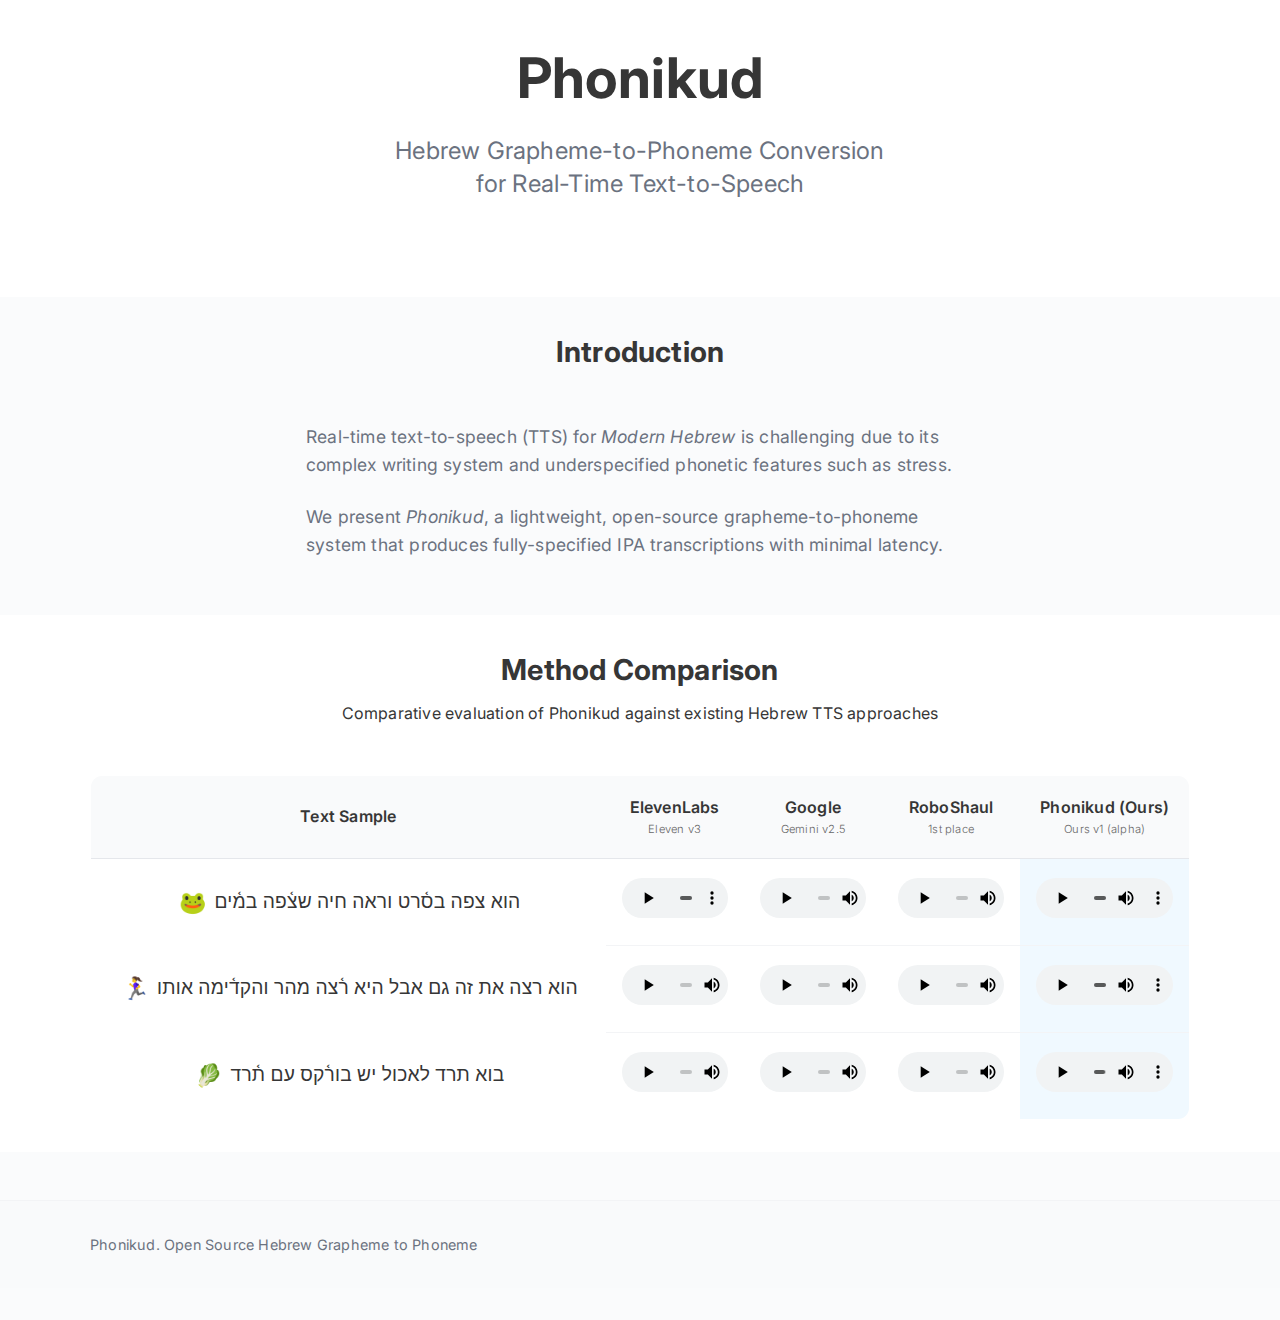
<file: material-supplementary/index.html>
<!DOCTYPE html>
<html lang="en">

<head>
    <meta charset="utf-8" />
    <meta name="viewport" content="width=device-width, initial-scale=1" />

    <!-- Page Title -->
    <title>
        Phonikud: Hebrew Grapheme-to-Phoneme Conversion for Real-Time
        Text-to-Speech
    </title>


    <!-- Favicon -->
    <link rel="icon" type="image/x-icon" href="./media/favicon.ico" />

    <!-- Fonts & Icons -->
    <link
        href="https://fonts.googleapis.com/css2?family=Inter:wght@300;400;500;600;700&family=JetBrains+Mono:wght@400;500&display=swap"
        rel="stylesheet" />
    <link href="https://cdnjs.cloudflare.com/ajax/libs/font-awesome/6.4.0/css/all.min.css" rel="stylesheet" />

    <!-- CSS -->
    <link rel="stylesheet" href="assets/styles.css" />
    <link href="https://fonts.googleapis.com/css2?family=Noto+Sans:wght@400;600&amp;display=swap" rel="stylesheet">
</head>
<body>
    <!-- Hero Section -->
    <section class="hero main-hero">
        <div class="container">
            <div class="hero-content">
                <h1>Phonikud</h1>
                <p class="hero-subtitle">
                    Hebrew Grapheme-to-Phoneme Conversion <br />for Real-Time
                    Text-to-Speech
                </p>
        </div>
    </section>

    <!-- Abstract Section -->
    <section class="abstract">
        <div class="container">
            <div class="section-header">
                <h2 class="section-title">Introduction</h2>
            </div>
            <div class="abstract-content">
                <p>
                    Real-time text-to-speech (TTS) for <em>Modern Hebrew</em> is challenging due to its complex writing system and underspecified phonetic features such as stress.
                </p>
                <p>
                    We present <em>Phonikud</em>, a lightweight, open-source grapheme-to-phoneme system that produces fully-specified IPA transcriptions with minimal latency.
                </p>
            </div>
        </div>
    </section>

    <!-- Comparison Section -->
    <section class="comparison">
        <div class="container">
            <div class="section-header">
                <h2 class="section-title">Method Comparison</h2>
                <p>
                    Comparative evaluation of Phonikud against existing Hebrew TTS
                    approaches
                </p>
            </div>

            <table class="comparison-table">
     <thead>
    <tr>
        <th>
            Text Sample
        </th>
        <th>
            ElevenLabs
            <div class="caption">Eleven v3</div>
        </th>
        <th>
            Google
            <div class="caption">Gemini v2.5</div>
        </th>
        <th>
            RoboShaul
            <div class="caption">1st place</div>
        </th>
        <th class="method-ours">
            Phonikud (Ours)
            <div class="caption">Ours v1 (alpha)</div>
        </th>
    </tr>
</thead>
                <tbody>
                    <tr>
                        <td class="hebrew-text">
                          הוא צפה בס֫רט וראה חיה שצ֫פה במ֫ים  <span class="emoji">🐸</span>
                        </td>

                        <td class="method-eleven">
                            <audio controls>
                                <source src="samples/eleven_1.mp3" type="audio/wav" />
                            </audio>
                        </td>
                        <td class="method-roboshul">
                            <audio controls>
                                <source src="samples/google_1.opus" type="audio/wav" />
                            </audio>
                        </td>
                        <td class="method-lohtm">
                            <audio controls>
                                <source src="samples/roboshaul_1.opus" type="audio/wav" />
                            </audio>
                        </td>
                        <td class="method-ours">
                            <audio controls>
                                <source src="./samples/phonikud_1.m4a" type="audio/wav" />
                            </audio>
                        </td>
                    </tr>
                    <tr>
                        <td class="hebrew-text">
                            הוא רצה את זה גם אבל היא ר֫צה מהר והקד֫ימה אותו <span class="emoji">🏃‍♀️</span>
                        </td>
                        <td class="method-mms">
                            <audio controls>
                                <source src="samples/eleven_2.opus" type="audio/wav" />
                            </audio>
                        </td>
                        <td class="method-roboshul">
                            <audio controls>
                                <source src="samples/google_2.opus" type="audio/wav" />
                            </audio>
                        </td>
                        <td class="method-lohtm">
                            <audio controls>
                                <source src="samples/roboshaul_2.opus" type="audio/wav" />
                            </audio>
                        </td>
                        <td class="method-ours">
                            <audio controls>
                                <source src="samples/phonikud_2.m4a" type="audio/wav" />
                            </audio>
                        </td>
                    </tr>
                    <tr>
                        <td class="hebrew-text">
                            בוא תרד לאכול יש בור֫קס עם ת֫רד <span class="emoji">🥬</span>
                        </td>
                        <td class="method-mms">
                            <audio controls>
                                <source src="samples/eleven_3.opus" type="audio/wav" />
                            </audio>
                        </td>
                        <td class="method-roboshul">
                            <audio controls>
                                <source src="samples/google_3.opus" type="audio/wav" />
                            </audio>
                        </td>
                        <td class="method-lohtm">
                            <audio controls>
                                <source src="samples/roboshaul_3.opus" type="audio/wav" />
                            </audio>
                        </td>
                        <td class="method-ours">
                            <audio controls>
                                <source src="samples/phonikud_3.m4a" type="audio/wav" />
                            </audio>
                        </td>
                    </tr>
                </tbody>
            </table>
        </div>
    </section>

    <!-- Footer -->
    <footer class="footer">
        <div class="container">
            <div class="footer-content">
                <div class="footer-left">
                    <p class="copyright">Phonikud. Open Source Hebrew Grapheme to Phoneme</p>
                </div>
            </div>
        </div>
    </footer>

    <script src="assets/single-media-playback.js"></script>
</body>

</html>
</file>
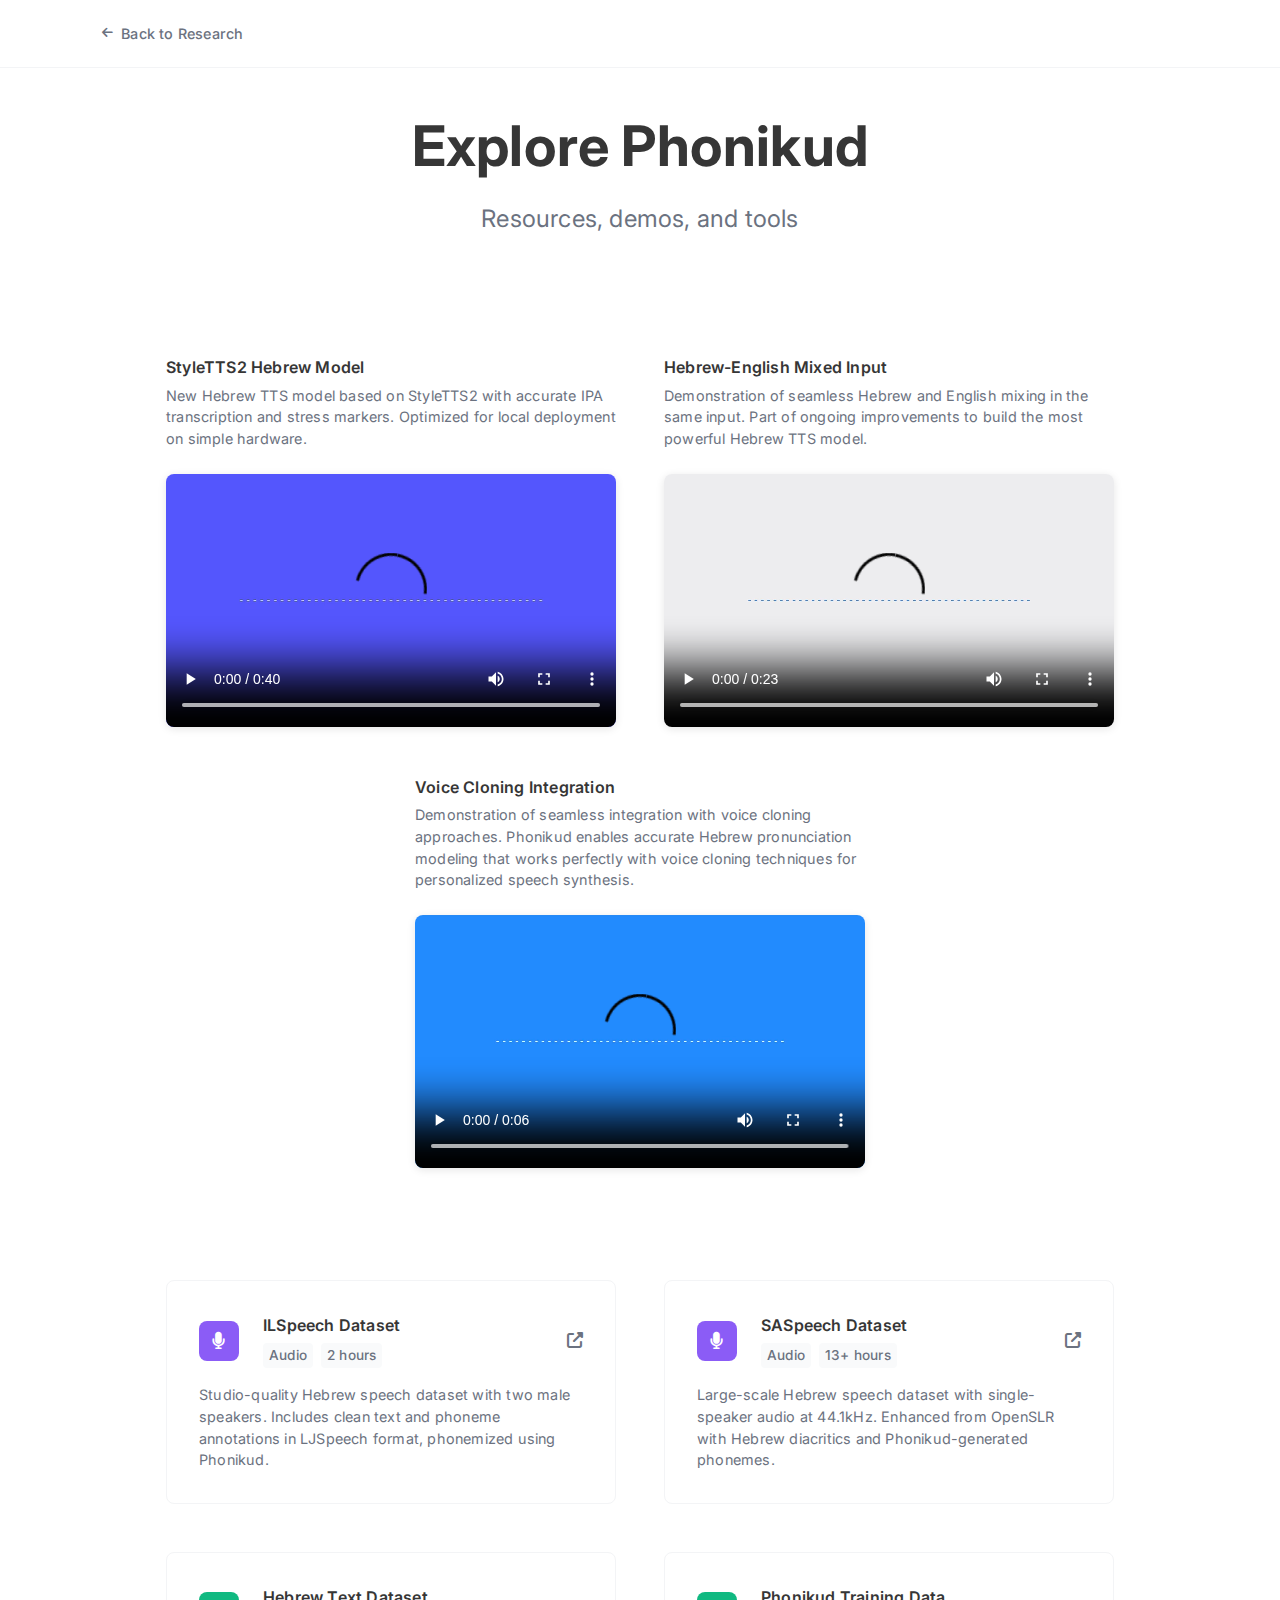
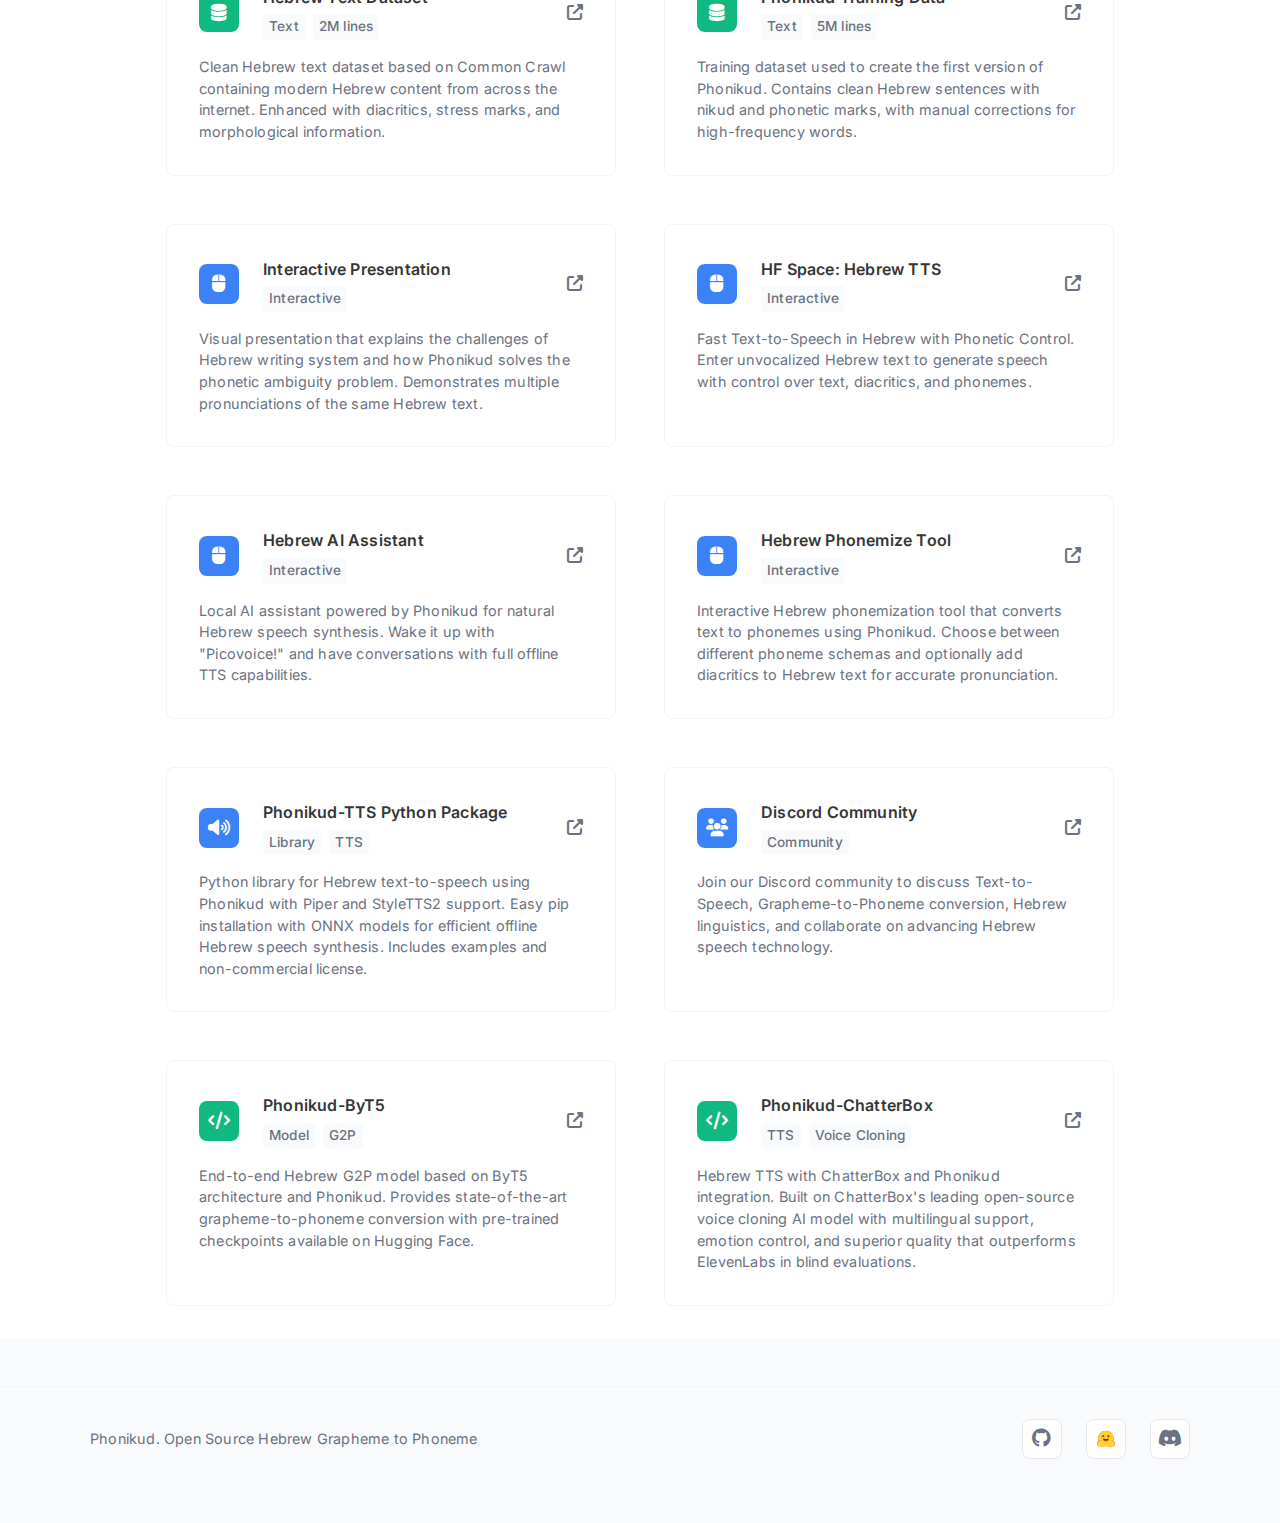
<file: web/explore.html>
<!DOCTYPE html>
<html lang="en">

<head>
    <meta charset="utf-8" />
    <meta name="viewport" content="width=device-width, initial-scale=1" />

    <!-- Page Title -->
    <title>Explore Phonikud - Resources, Demos & Tools</title>

    <!-- SEO Meta Tags -->
    <meta name="description"
        content="Explore Phonikud resources including datasets, interactive demos, tools, and community content for Hebrew text-to-speech and G2P systems." />
    <meta name="keywords"
        content="Phonikud resources, Hebrew TTS demos, G2P tools, datasets, interactive demos, Hebrew linguistics" />

    <!-- Open Graph -->
    <meta property="og:url" content="https://phonikud.github.io/explore.html" />
    <meta property="og:type" content="website" />
    <meta property="og:title" content="Explore Phonikud - Resources, Demos & Tools" />
    <meta property="og:description"
        content="Explore Phonikud resources including datasets, interactive demos, tools, and community content for Hebrew text-to-speech and G2P systems." />
    <meta property="og:image" content="https://thewh1teagle.github.io/phonikud-paper/media/architecture.png" />

    <!-- Favicon -->
    <link rel="icon" type="image/x-icon" href="./media/favicon.ico" />

    <!-- Fonts & Icons -->
    <link
        href="https://fonts.googleapis.com/css2?family=Inter:wght@300;400;500;600;700&family=JetBrains+Mono:wght@400;500&display=swap"
        rel="stylesheet" />
    <link href="https://cdnjs.cloudflare.com/ajax/libs/font-awesome/6.4.0/css/all.min.css" rel="stylesheet" />

    <!-- CSS -->
    <link rel="stylesheet" href="styles.css" />
    <link rel="stylesheet" href="showcase-styles.css" />
</head>

<body>
    <!-- Breadcrumb -->
    <div class="breadcrumb-nav">
        <div class="container">
            <a href="index.html" class="back-link">
                <i class="fas fa-arrow-left"></i>
                <span>Back to Research</span>
            </a>
        </div>
    </div>

    <!-- Hero Section -->
    <section class="hero">
        <div class="container">
            <div class="hero-content">
                <h1>Explore Phonikud</h1>
                <p class="hero-subtitle">
                    Resources, demos, and tools
                </p>
            </div>
        </div>
    </section>

    <!-- Demos Section -->
    <section class="demos">
        <div class="container">
            <div class="demo-items">
                <div class="demo-item">
                    <h3 class="demo-title">StyleTTS2 Hebrew Model</h3>
                    <p class="demo-description">New Hebrew TTS model based on StyleTTS2 with accurate IPA transcription and stress markers. Optimized for local deployment on simple hardware.</p>
                    <div class="demo-video-container">
                        <video controls class="demo-video">
                            <source src="media/long-form-jerusalem.mp4" type="video/mp4">
                            Your browser does not support the video tag.
                        </video>
                    </div>
                </div>

                <div class="demo-item">
                    <h3 class="demo-title">Hebrew-English Mixed Input</h3>
                    <p class="demo-description">Demonstration of seamless Hebrew and English mixing in the same input. Part of ongoing improvements to build the most powerful Hebrew TTS model.</p>
                    <div class="demo-video-container">
                        <video controls class="demo-video">
                            <source src="media/mixed-english.mp4" type="video/mp4">
                            Your browser does not support the video tag.
                        </video>
                    </div>
                </div>

                <div class="demo-item">
                    <h3 class="demo-title">Voice Cloning Integration</h3>
                    <p class="demo-description">Demonstration of seamless integration with voice cloning approaches. Phonikud enables accurate Hebrew pronunciation modeling that works perfectly with voice cloning techniques for personalized speech synthesis.</p>
                    <div class="demo-video-container">
                        <video controls class="demo-video">
                            <source src="media/voice-clone.mp4" type="video/mp4">
                            Your browser does not support the video tag.
                        </video>
                    </div>
                </div>

                <!-- Force new row for dataset cards -->
                <div style="width: 100%; clear: both; margin: 0.5rem 0;"></div>

                <!-- Dataset Cards -->
                <div class="demo-item resource-card">
                    <div class="resource-header">
                        <div class="resource-icon audio-data">
                            <i class="fas fa-microphone"></i>
                        </div>
                        <div class="resource-meta">
                            <h3 class="resource-title">ILSpeech Dataset</h3>
                            <div class="resource-tags">
                                <span class="resource-tag">Audio</span>
                                <span class="resource-tag">2 hours</span>
                            </div>
                        </div>
                        <a href="https://huggingface.co/datasets/thewh1teagle/ILSpeech" target="_blank" class="resource-link">
                            <i class="fas fa-external-link-alt"></i>
                        </a>
                    </div>
                    <p class="resource-description">Studio-quality Hebrew speech dataset with two male speakers. Includes clean text and phoneme annotations in LJSpeech format, phonemized using Phonikud.</p>
                </div>

                <div class="demo-item resource-card">
                    <div class="resource-header">
                        <div class="resource-icon audio-data">
                            <i class="fas fa-microphone"></i>
                        </div>
                        <div class="resource-meta">
                            <h3 class="resource-title">SASpeech Dataset</h3>
                            <div class="resource-tags">
                                <span class="resource-tag">Audio</span>
                                <span class="resource-tag">13+ hours</span>
                            </div>
                        </div>
                        <a href="https://huggingface.co/datasets/thewh1teagle/saspeech" target="_blank" class="resource-link">
                            <i class="fas fa-external-link-alt"></i>
                        </a>
                    </div>
                    <p class="resource-description">Large-scale Hebrew speech dataset with single-speaker audio at 44.1kHz. Enhanced from OpenSLR with Hebrew diacritics and Phonikud-generated phonemes.</p>
                </div>

                <div class="demo-item resource-card">
                    <div class="resource-header">
                        <div class="resource-icon text-data">
                            <i class="fas fa-database"></i>
                        </div>
                        <div class="resource-meta">
                            <h3 class="resource-title">Hebrew Text Dataset</h3>
                            <div class="resource-tags">
                                <span class="resource-tag">Text</span>
                                <span class="resource-tag">2M lines</span>
                            </div>
                        </div>
                        <a href="https://huggingface.co/datasets/thewh1teagle/heb-text" target="_blank" class="resource-link">
                            <i class="fas fa-external-link-alt"></i>
                        </a>
                    </div>
                    <p class="resource-description">Clean Hebrew text dataset based on Common Crawl containing modern Hebrew content from across the internet. Enhanced with diacritics, stress marks, and morphological information.</p>
                </div>

                <div class="demo-item resource-card">
                    <div class="resource-header">
                        <div class="resource-icon text-data">
                            <i class="fas fa-database"></i>
                        </div>
                        <div class="resource-meta">
                            <h3 class="resource-title">Phonikud Training Data</h3>
                            <div class="resource-tags">
                                <span class="resource-tag">Text</span>
                                <span class="resource-tag">5M lines</span>
                            </div>
                        </div>
                        <a href="https://huggingface.co/datasets/thewh1teagle/phonikud-data" target="_blank" class="resource-link">
                            <i class="fas fa-external-link-alt"></i>
                        </a>
                    </div>
                    <p class="resource-description">Training dataset used to create the first version of Phonikud. Contains clean Hebrew sentences with nikud and phonetic marks, with manual corrections for high-frequency words.</p>
                </div>

                <div class="demo-item resource-card">
                    <div class="resource-header">
                        <div class="resource-icon interactive-tool">
                            <i class="fas fa-mouse"></i>
                        </div>
                        <div class="resource-meta">
                            <h3 class="resource-title">Interactive Presentation</h3>
                            <div class="resource-tags">
                                <span class="resource-tag">Interactive</span>
                            </div>
                        </div>
                        <a href="presentation.html" target="_blank" class="resource-link">
                            <i class="fas fa-external-link-alt"></i>
                        </a>
                    </div>
                    <p class="resource-description">Visual presentation that explains the challenges of Hebrew writing system and how Phonikud solves the phonetic ambiguity problem. Demonstrates multiple pronunciations of the same Hebrew text.</p>
                </div>

                <div class="demo-item resource-card">
                    <div class="resource-header">
                        <div class="resource-icon interactive-tool">
                            <i class="fas fa-mouse"></i>
                        </div>
                        <div class="resource-meta">
                            <h3 class="resource-title">HF Space: Hebrew TTS</h3>
                            <div class="resource-tags">
                                <span class="resource-tag">Interactive</span>
                            </div>
                        </div>
                        <a href="https://huggingface.co/spaces/thewh1teagle/phonikud-tts" target="_blank" class="resource-link">
                            <i class="fas fa-external-link-alt"></i>
                        </a>
                    </div>
                    <p class="resource-description">Fast Text-to-Speech in Hebrew with Phonetic Control. Enter unvocalized Hebrew text to generate speech with control over text, diacritics, and phonemes.</p>
                </div>

                <div class="demo-item resource-card">
                    <div class="resource-header">
                        <div class="resource-icon interactive-tool">
                            <i class="fas fa-mouse"></i>
                        </div>
                        <div class="resource-meta">
                            <h3 class="resource-title">Hebrew AI Assistant</h3>
                            <div class="resource-tags">
                                <span class="resource-tag">Interactive</span>
                            </div>
                        </div>
                        <a href="https://github.com/thewh1teagle/phonikud-assistant" target="_blank" class="resource-link">
                            <i class="fas fa-external-link-alt"></i>
                        </a>
                    </div>
                    <p class="resource-description">Local AI assistant powered by Phonikud for natural Hebrew speech synthesis. Wake it up with "Picovoice!" and have conversations with full offline TTS capabilities.</p>
                </div>

                <div class="demo-item resource-card">
                    <div class="resource-header">
                        <div class="resource-icon interactive-tool">
                            <i class="fas fa-mouse"></i>
                        </div>
                        <div class="resource-meta">
                            <h3 class="resource-title">Hebrew Phonemize Tool</h3>
                            <div class="resource-tags">
                                <span class="resource-tag">Interactive</span>
                            </div>
                        </div>
                        <a href="https://huggingface.co/spaces/thewh1teagle/phonemize-in-hebrew" target="_blank" class="resource-link">
                            <i class="fas fa-external-link-alt"></i>
                        </a>
                    </div>
                    <p class="resource-description">Interactive Hebrew phonemization tool that converts text to phonemes using Phonikud. Choose between different phoneme schemas and optionally add diacritics to Hebrew text for accurate pronunciation.</p>
                </div>

                <div class="demo-item resource-card">
                    <div class="resource-header">
                        <div class="resource-icon interactive-tool">
                            <i class="fas fa-volume-up"></i>
                        </div>
                        <div class="resource-meta">
                            <h3 class="resource-title">Phonikud-TTS Python Package</h3>
                            <div class="resource-tags">
                                <span class="resource-tag">Library</span>
                                <span class="resource-tag">TTS</span>
                            </div>
                        </div>
                        <a href="https://github.com/thewh1teagle/phonikud-tts" target="_blank" class="resource-link">
                            <i class="fas fa-external-link-alt"></i>
                        </a>
                    </div>
                    <p class="resource-description">Python library for Hebrew text-to-speech using Phonikud with Piper and StyleTTS2 support. Easy pip installation with ONNX models for efficient offline Hebrew speech synthesis. Includes examples and non-commercial license.</p>
                </div>

                <div class="demo-item resource-card">
                    <div class="resource-header">
                        <div class="resource-icon interactive-tool">
                            <i class="fas fa-users"></i>
                        </div>
                        <div class="resource-meta">
                            <h3 class="resource-title">Discord Community</h3>
                            <div class="resource-tags">
                                <span class="resource-tag">Community</span>
                            </div>
                        </div>
                        <a href="https://discord.gg/trfCMfhhum" target="_blank" class="resource-link">
                            <i class="fas fa-external-link-alt"></i>
                        </a>
                    </div>
                    <p class="resource-description">Join our Discord community to discuss Text-to-Speech, Grapheme-to-Phoneme conversion, Hebrew linguistics, and collaborate on advancing Hebrew speech technology.</p>
                </div>

                <div class="demo-item resource-card">
                    <div class="resource-header">
                        <div class="resource-icon text-data">
                            <i class="fas fa-code"></i>
                        </div>
                        <div class="resource-meta">
                            <h3 class="resource-title">Phonikud-ByT5</h3>
                            <div class="resource-tags">
                                <span class="resource-tag">Model</span>
                                <span class="resource-tag">G2P</span>
                            </div>
                        </div>
                        <a href="https://github.com/thewh1teagle/phonikud-byt5" target="_blank" class="resource-link">
                            <i class="fas fa-external-link-alt"></i>
                        </a>
                    </div>
                    <p class="resource-description">End-to-end Hebrew G2P model based on ByT5 architecture and Phonikud. Provides state-of-the-art grapheme-to-phoneme conversion with pre-trained checkpoints available on Hugging Face.</p>
                </div>

                <div class="demo-item resource-card">
                    <div class="resource-header">
                        <div class="resource-icon text-data">
                            <i class="fas fa-code"></i>
                        </div>
                        <div class="resource-meta">
                            <h3 class="resource-title">Phonikud-ChatterBox</h3>
                            <div class="resource-tags">
                                <span class="resource-tag">TTS</span>
                                <span class="resource-tag">Voice Cloning</span>
                            </div>
                        </div>
                        <a href="https://github.com/thewh1teagle/phonikud-chatterbox" target="_blank" class="resource-link">
                            <i class="fas fa-external-link-alt"></i>
                        </a>
                    </div>
                    <p class="resource-description">Hebrew TTS with ChatterBox and Phonikud integration. Built on ChatterBox's leading open-source voice cloning AI model with multilingual support, emotion control, and superior quality that outperforms ElevenLabs in blind evaluations.</p>
                </div>
            </div>
        </div>
    </section>

    <!-- Footer -->
    <footer class="footer">
        <div class="container">
            <div class="footer-content">
                <div class="footer-left">
                    <p class="copyright">Phonikud. Open Source Hebrew Grapheme to Phoneme</p>
                </div>
                <div class="footer-right">
                    <div class="footer-links">
                        <a href="https://github.com/thewh1teagle/phonikud" target="_blank" class="footer-link">
                            <i class="fab fa-github"></i>
                        </a>
                        <a href="https://huggingface.co/datasets/thewh1teagle/ILSpeech" target="_blank" class="footer-link">
                            <img src="./media/hf-logo.svg" alt="Hugging Face" width="24" height="24" />
                        </a>
                        <a href="https://discord.gg/trfCMfhhum" target="_blank" class="footer-link">
                            <i class="fab fa-discord"></i>
                        </a>
                    </div>
                </div>
            </div>
        </div>
    </footer>

    <script src="single-media-playback.js"></script>
    <script src="script.js"></script>
    <script src="showcase-script.js"></script>
</body>

</html>
</file>
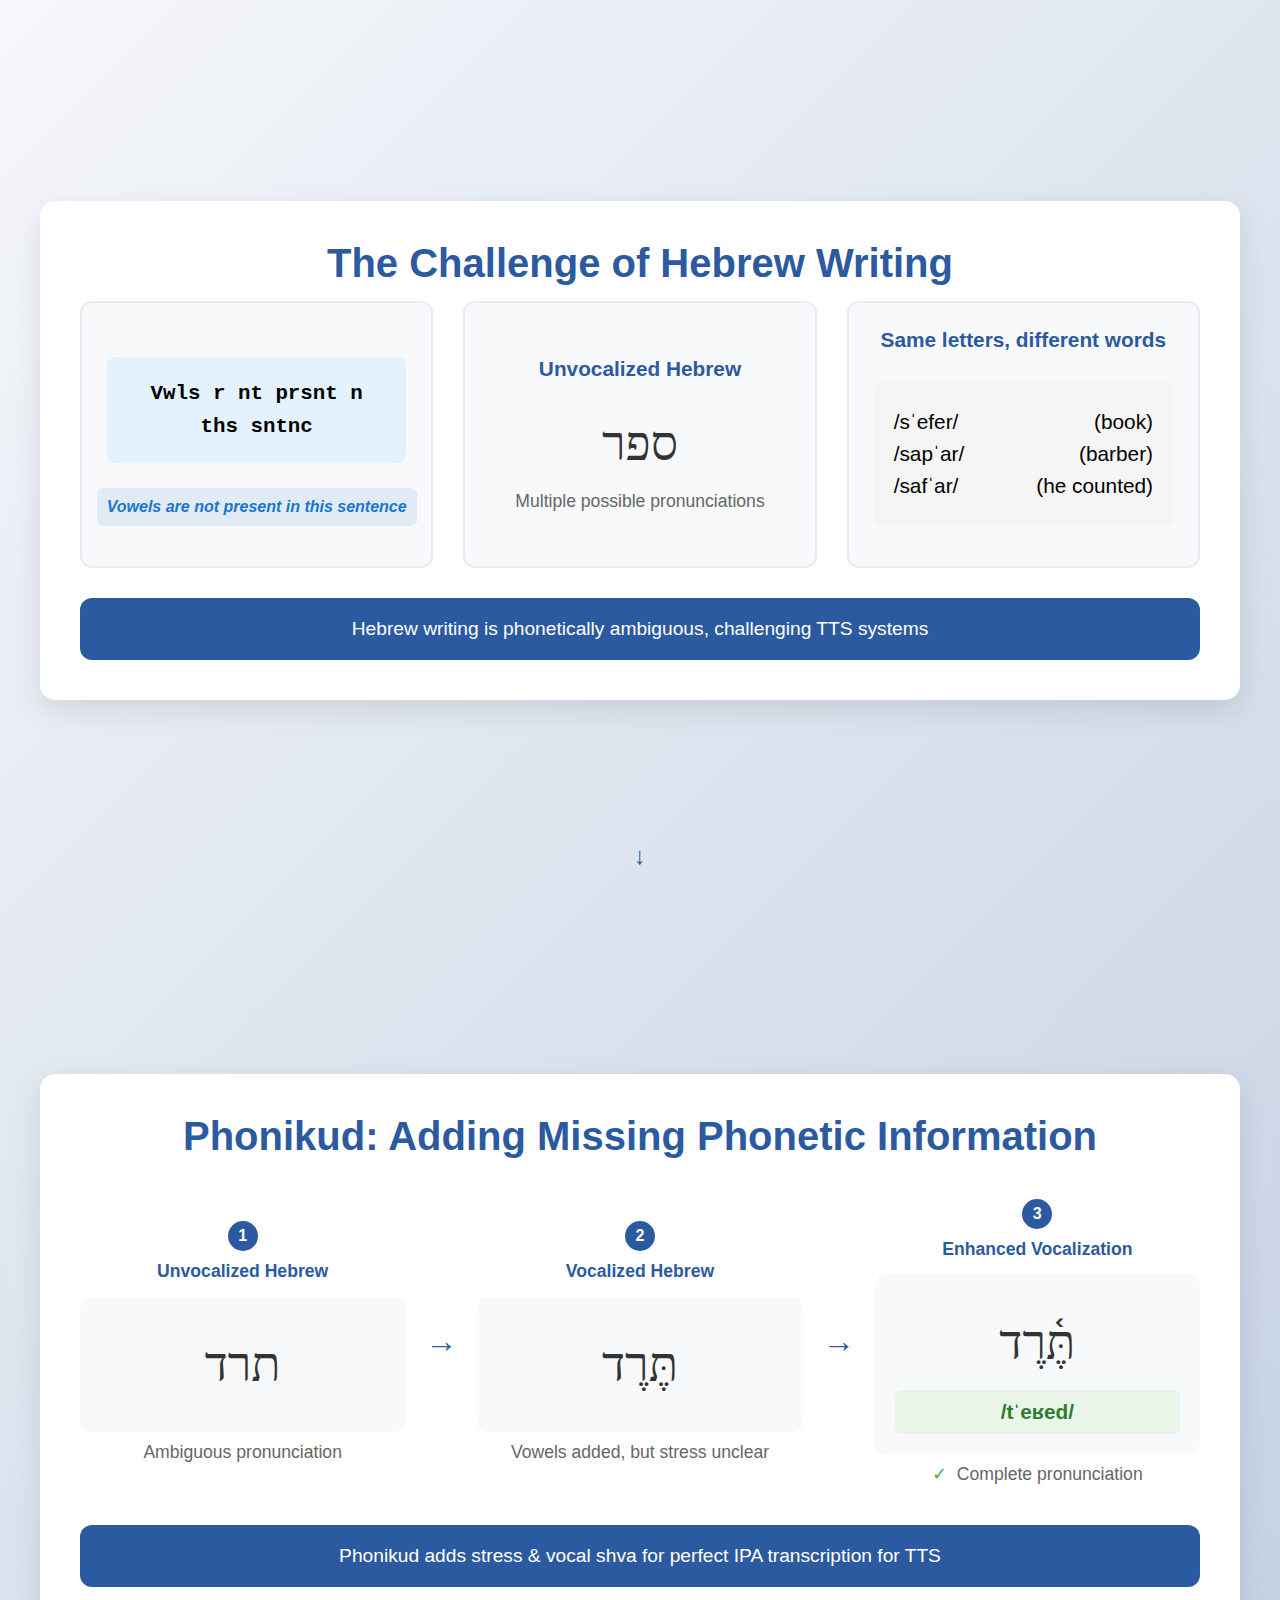
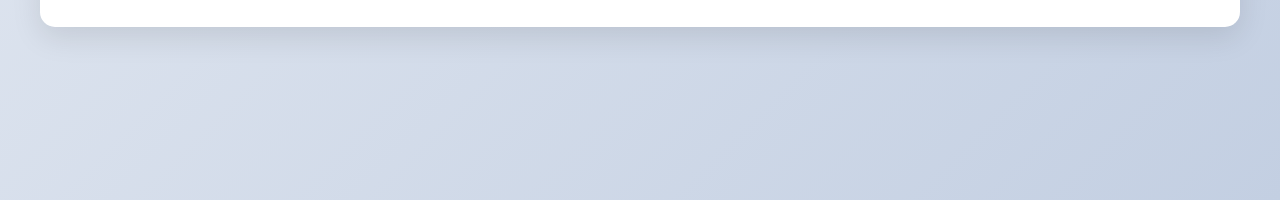
<file: web/presentation.html>
<!DOCTYPE html>
<html lang="en">
<head>
    <meta charset="UTF-8">
    <meta name="viewport" content="width=device-width, initial-scale=1.0">
    <title>Hebrew Writing Challenge & Phonikud Solution</title>
    <style>
        * {
            margin: 0;
            padding: 0;
            box-sizing: border-box;
        }
        
        body {
            font-family: 'Segoe UI', Tahoma, Geneva, Verdana, sans-serif;
            background: linear-gradient(135deg, #f5f7fa 0%, #c3cfe2 100%);
            overflow-x: hidden;
        }
        
        .section {
            min-height: 100vh;
            display: flex;
            flex-direction: column;
            justify-content: center;
            align-items: center;
            padding: 40px 20px;
            position: relative;
        }
        
        .section-content {
            background: white;
            border-radius: 15px;
            box-shadow: 0 10px 30px rgba(0,0,0,0.1);
            padding: 40px;
            max-width: 1200px;
            width: 100%;
            transition: transform 0.3s ease;
        }
        
        .section-content:hover {
            transform: translateY(-5px);
        }
        
        .section-title {
            font-size: 2.5em;
            color: #2c5aa0;
            text-align: center;
            margin-bottom: 15px;
            font-weight: 700;
        }
        
        .section-subtitle {
            font-size: 1.2em;
            color: #666;
            text-align: center;
            margin-bottom: 40px;
            font-weight: 400;
        }
        
        .challenge-grid {
            display: grid;
            grid-template-columns: repeat(auto-fit, minmax(300px, 1fr));
            gap: 30px;
            margin-bottom: 30px;
        }
        
        .challenge-card {
            background: #f8f9fa;
            border-radius: 12px;
            padding: 25px;
            text-align: center;
            border: 2px solid #e9ecef;
            transition: all 0.3s ease;
            display: flex;
            flex-direction: column;
            justify-content: center;
            align-items: center;
            min-height: 250px;
        }
        
        .challenge-card:hover {
            border-color: #2c5aa0;
            transform: scale(1.02);
        }
        
        .card-title {
            font-size: 1.3em;
            color: #2c5aa0;
            margin-bottom: 15px;
            font-weight: 600;
        }
        
        .english-example {
            background: #e3f2fd;
            padding: 20px;
            border-radius: 8px;
            margin: 15px 0;
            font-family: monospace;
            font-size: 1.6em;
            font-weight: bold;
            line-height: 1.6;
            min-height: 80px;
            display: flex;
            align-items: center;
            justify-content: center;
        }
        
        .translation {
            font-size: 1em;
            color: #1976d2;
            font-weight: 600;
            font-style: italic;
            margin-top: 10px;
            padding: 10px;
            background: rgba(25, 118, 210, 0.1);
            border-radius: 6px;
            white-space: nowrap;
            overflow: hidden;
            text-overflow: ellipsis;
        }
        
        .hebrew-text {
            font-size: 3em;
            font-family: 'Times New Roman', serif;
            color: #333;
            margin: 20px 0;
            direction: rtl;
        }
        
        .blue-text {
            color: #1976d2;
            font-weight: 600;
        }
        
        .pronunciation-examples {
            background: #f5f5f5;
            padding: 20px;
            border-radius: 8px;
            margin: 15px 0;
            width: 100%;
        }
        
        .pronunciation-line {
            display: flex;
            justify-content: space-between;
            align-items: center;
            margin: 8px 0;
            font-size: 1.3em;
        }
        
        .key-insight {
            background: #2c5aa0;
            color: white;
            padding: 20px;
            border-radius: 12px;
            text-align: center;
            font-size: 1.2em;
            font-weight: 500;
            margin-top: 30px;
        }
        
        .phonikud-process {
            display: flex;
            align-items: center;
            justify-content: space-around;
            margin: 40px 0;
            flex-wrap: wrap;
            gap: 20px;
        }
        
        .process-step {
            text-align: center;
            flex: 1;
            min-width: 200px;
        }
        
        .step-number {
            background: #2c5aa0;
            color: white;
            width: 30px;
            height: 30px;
            border-radius: 50%;
            display: inline-flex;
            align-items: center;
            justify-content: center;
            margin-bottom: 10px;
            font-weight: bold;
        }
        
        .step-title {
            font-size: 1.1em;
            font-weight: 600;
            color: #2c5aa0;
            margin-bottom: 15px;
        }
        
        .step-content {
            background: #f8f9fa;
            padding: 20px;
            border-radius: 10px;
            margin-bottom: 10px;
        }
        
        .step-description {
            color: #666;
            font-size: 1.1em;
        }
        
        .arrow {
            font-size: 2em;
            color: #2c5aa0;
            font-weight: bold;
        }
        
        .phonetic-result {
            background: #e8f5e8;
            color: #2e7d32;
            padding: 10px;
            border-radius: 6px;
            font-family: 'Noto Sans', sans-serif;
            font-weight: bold;
            font-size: 1.3em;
        }
        
        .pronunciation-line span:first-child {
            font-family: 'Noto Sans', sans-serif;
        }
        
        .checkmark {
            color: #4caf50;
            margin-right: 5px;
        }
        
        .innovation-box {
            background: #f0f7ff;
            border-left: 4px solid #2c5aa0;
            padding: 20px;
            margin: 30px 0;
        }
        
        .innovation-title {
            color: #2c5aa0;
            font-size: 1.3em;
            font-weight: 600;
            margin-bottom: 15px;
        }
        
        .innovation-points {
            list-style: none;
        }
        
        .innovation-points li {
            margin: 8px 0;
            position: relative;
            padding-left: 20px;
        }
        
        .innovation-points li::before {
            content: "•";
            color: #2c5aa0;
            font-weight: bold;
            position: absolute;
            left: 0;
        }

        /* Scroll indicator */
        .scroll-indicator {
            position: fixed;
            bottom: 30px;
            left: 50%;
            transform: translateX(-50%);
            color: #2c5aa0;
            font-size: 24px;
            animation: bounce 2s infinite;
            z-index: 100;
        }

        @keyframes bounce {
            0%, 20%, 50%, 80%, 100% {
                transform: translateX(-50%) translateY(0);
            }
            40% {
                transform: translateX(-50%) translateY(-10px);
            }
            60% {
                transform: translateX(-50%) translateY(-5px);
            }
        }
        
        @media (max-width: 768px) {
            .section-content {
                padding: 20px;
            }
            
            .section-title {
                font-size: 2em;
            }
            
            .phonikud-process {
                flex-direction: column;
            }
            
            .arrow {
                transform: rotate(90deg);
            }
            
            .translation {
                white-space: normal;
                font-size: 0.9em;
            }
            
            .english-example {
                font-size: 1.1em;
            }

            .challenge-card {
                min-height: 200px;
            }
        }
    </style>
</head>
<body>
    <!-- Section 1: The Challenge of Hebrew Writing -->
    <div class="section">
        <div class="section-content">
            <h1 class="section-title">The Challenge of Hebrew Writing</h1>
            
            <div class="challenge-grid">
                <div class="challenge-card">
                    <div class="english-example">
                        Vwls r nt prsnt n ths sntnc
                    </div>
                    <div class="translation">Vowels are not present in this sentence</div>
                </div>
                
                <div class="challenge-card">
                    <h3 class="card-title">Unvocalized Hebrew</h3>
                    <div class="hebrew-text">ספר</div>
                    <p class="step-description">Multiple possible pronunciations</p>
                </div>
                
                <div class="challenge-card">
                    <h3 class="card-title">Same letters, different words</h3>
                    <div class="pronunciation-examples">
                        <div class="pronunciation-line">
                            <span>/sˈefer/</span>
                            <span>(book)</span>
                        </div>
                        <div class="pronunciation-line">
                            <span>/sapˈar/</span>
                            <span>(barber)</span>
                        </div>
                        <div class="pronunciation-line">
                            <span>/safˈar/</span>
                            <span>&nbsp;&nbsp;(he counted)</span>
                        </div>
                    </div>
                </div>
            </div>
            
            <div class="key-insight">
                Hebrew writing is phonetically ambiguous, challenging TTS systems
            </div>
        </div>
        <div class="scroll-indicator">↓</div>
    </div>
    
    <!-- Section 2: Phonikud Solution -->
    <div class="section">
        <div class="section-content">
            <h1 class="section-title">Phonikud: Adding Missing Phonetic Information</h1>
            
            <div class="phonikud-process">
                <div class="process-step">
                    <div class="step-number">1</div>
                    <h3 class="step-title">Unvocalized Hebrew</h3>
                    <div class="step-content">
                        <div class="hebrew-text">תרד</div>
                    </div>
                    <p class="step-description">Ambiguous pronunciation</p>
                </div>
                
                <div class="arrow">→</div>
                
                <div class="process-step">
                    <div class="step-number">2</div>
                    <h3 class="step-title">Vocalized Hebrew</h3>
                    <div class="step-content">
                        <div class="hebrew-text">תֶּרֶד</div>
                    </div>
                    <p class="step-description">Vowels added, but stress unclear</p>
                </div>
                
                <div class="arrow">→</div>
                
                <div class="process-step">
                    <div class="step-number">3</div>
                    <h3 class="step-title">Enhanced Vocalization</h3>
                    <div class="step-content">
                        <div class="hebrew-text">תֶּ֫רֶד</div>
                        <div class="phonetic-result">
                            /tˈeʁed/
                        </div>
                    </div>
                    <p class="step-description"><span class="checkmark">✓</span> Complete pronunciation</p>
                </div>
            </div>
            
            <div class="key-insight">
                Phonikud adds stress & vocal shva for perfect IPA transcription for TTS
            </div>
        </div>
    </div>
</body>
</html>
</file>
<file: material-supplementary/assets/styles.css>
/* ===== CSS VARIABLES ===== */
:root {
  --primary-color: #2563eb;
  --text-primary: #363636;
  --text-secondary: #6b7280;
  --text-muted: #9ca3af;
  --surface: #ffffff;
  --surface-secondary: #f9fafb;
  --border: #e5e7eb;
  --border-light: #f3f4f6;

  /* Typography Variables */
  --font-size-hero: 3.5rem;
  --font-size-hero-subtitle: 1.5rem;
  --font-size-section-title: 1.8rem;
  --font-size-large: 1.25rem;
  --font-size-base: 1rem;
  --font-size-small: 0.9rem;
  --font-size-xs: 0.85rem;

  /* Mobile Typography Variables */
  --font-size-hero-mobile: 2.2rem;
  --font-size-hero-subtitle-mobile: 1.2rem;
  --font-size-section-title-mobile: 1.4rem;
  --font-size-large-mobile: 1.1rem;
  --font-size-base-mobile: 0.95rem;
  --font-size-small-mobile: 0.85rem;
  --font-size-xs-mobile: 0.8rem;

  /* Spacing Variables */
  --spacing-xs: 0.5rem;
  --spacing-sm: 1rem;
  --spacing-md: 1.5rem;
  --spacing-lg: 2rem;
  --spacing-xl: 3rem;
}

/* ===== GLOBAL RESET & BASE STYLES ===== */
* {
  margin: 0;
  padding: 0;
  box-sizing: border-box;
}

body {
  -webkit-font-smoothing: antialiased;
  letter-spacing: 0.2px;
  font-family: "Inter", sans-serif;
  line-height: 1.6;
  color: var(--text-primary);
  background: #fafbfc;
  padding-bottom: 2rem;
  font-size: var(--font-size-base);
}

.container {
  max-width: 1100px;
  margin: 0 auto;
}

/* ===== SECTION CONSISTENCY ===== */
section {
  padding: var(--spacing-lg) 0;
}

.section-header {
  text-align: center;
  margin-bottom: var(--spacing-xl);
}

.section-title {
  font-size: var(--font-size-section-title);
  font-weight: 700;
  color: var(--text-primary);
  margin-bottom: var(--spacing-xs);
}


/* ===== HERO SECTION ===== */
.hero {
  padding: var(--spacing-xl) var(--spacing-sm);
  background: var(--surface);
  text-align: center;
}

.hero h1 {
  font-size: var(--font-size-hero);
  font-weight: 700;
  color: var(--text-primary);
  margin-bottom: var(--spacing-md);
  line-height: 1.1;
}

.hero-subtitle {
  font-size: var(--font-size-hero-subtitle);
  font-weight: 400;
  color: var(--text-secondary);
  margin-bottom: var(--spacing-xl);
  max-width: 800px;
  margin-left: auto;
  margin-right: auto;
  line-height: 1.4;
  word-break: keep-all;
  overflow-wrap: normal;
}

/* ===== AUTHORS & AFFILIATIONS ===== */
.authors {
  margin-bottom: var(--spacing-xl);
}

.author-list {
  display: flex;
  justify-content: center;
  flex-wrap: wrap;
  gap: var(--spacing-xs);
  margin-bottom: var(--spacing-sm);
  font-size: 1.1rem;
}

.author {
  color: var(--text-primary);
  font-weight: 500;
}

.author:not(:last-child)::after {
  content: "";
  margin-right: var(--spacing-xs);
}

.author sup {
  font-size: 0.65em;
  vertical-align: super;
  opacity: 0.9;
  margin-left: 2px;
}

.author a {
  text-decoration: none;
}

.affiliations {
  display: flex;
  justify-content: center;
  gap: 2em;
  flex-wrap: wrap;
  margin-bottom: var(--spacing-sm);
}

.affiliations span {
  white-space: nowrap;
  font-size: var(--font-size-small);
  vertical-align: middle;
}

.affiliations sup {
  margin-right: 0.2em;
  font-size: 0.8em;
  vertical-align: super;
}

.affiliation {
  font-size: var(--font-size-base);
  color: var(--text-secondary);
  margin-top: var(--spacing-xs);
}

/* ===== BUTTONS ===== */
.btn-group {
  display: flex;
  justify-content: center;
  gap: var(--spacing-sm);
  flex-wrap: wrap;
}

.btn {
  display: inline-flex;
  align-items: center;
  gap: var(--spacing-xs);
  padding: 0.75rem var(--spacing-md);
  background: var(--surface);
  border: 1.5px solid var(--border);
  color: var(--text-primary);
  text-decoration: none;
  border-radius: 8px;
  font-weight: 500;
  font-size: 0.95rem;
  transition: all 0.2s ease;
  min-height: 44px;
}

.btn:hover {
  border-color: var(--primary-color);
  color: var(--primary-color);
}

.btn-primary {
  background: var(--primary-color);
  color: white;
  border-color: var(--primary-color);
}

.btn-primary:hover {
  background: #1d4ed8;
  border-color: #1d4ed8;
  color: white;
}

.copy-btn {
  position: absolute;
  top: var(--spacing-sm);
  right: var(--spacing-sm);
  background: var(--primary-color);
  color: white;
  border: none;
  padding: var(--spacing-xs) var(--spacing-sm);
  border-radius: 6px;
  cursor: pointer;
  font-size: var(--font-size-xs);
  transition: background-color 0.2s ease;
}

.copy-btn:hover {
  background: #1d4ed8;
}

/* ===== KEY FEATURES SECTION ===== */
.key-features {
  border-radius: 12px;
  padding: 0 var(--spacing-sm);
  color: #2c3e50;
  max-width: 700px;
  margin: 0 auto var(--spacing-sm);
  border: 1.5px solid rgba(255, 255, 255, 0.3);
}

.key-features .section-title {
  font-weight: 700;
  margin-bottom: var(--spacing-md);
  text-align: center;
  color: #1a252f;
}

.features-list {
  display: flex;
  flex-direction: column;
  gap: 1.25rem;
}

.feature-item {
  display: flex;
  align-items: flex-start;
  gap: var(--spacing-sm);
}

.feature-icon {
  font-size: 1.9rem;
  line-height: 1;
  color: #4f46e5;
  flex-shrink: 0;
  margin-top: 0.25rem;
}

.feature-item h3 {
  font-size: 1.1rem;
  font-weight: 600;
  margin: 0 0 0.3rem 0;
  color: #243447;
}

.feature-item p {
  font-size: 0.95rem;
  margin: 0;
  color: #4a5568;
  line-height: 1.4;
  font-style: normal;
}

/* ===== ARCHITECTURE SECTION ===== */
.architecture {
  background: var(--surface-secondary);
  border-top: 1px solid var(--border-light);
}

.architecture-visual {
  text-align: center;
}

.architecture-image {
  max-width: 100%;
  max-height: 100%;
  object-fit: contain;
  border-radius: 8px;
}

.architecture-placeholder {
  box-sizing: border-box;
  width: 100%;
  max-width: 900px;
  height: 580px;
  padding: 10px 0;
  background: var(--surface);
  border: 1px solid var(--border);
  border-radius: 12px;
  display: flex;
  align-items: center;
  justify-content: center;
  margin: 0 auto;
}

.architecture > img {
  width: 100%;
  height: auto;
  max-height: 100%;
  display: block;
}

.architecture-placeholder i {
  font-size: 3rem;
  color: var(--text-muted);
}

/* ===== ABSTRACT SECTION ===== */
.abstract {
  background-color: var(--surface-light);
  border-left: 4px solid var(--accent-color);
  border-radius: 8px;
}

.abstract-content {
  max-width: 700px;
  margin: 0 auto;
  padding: 0 var(--spacing-sm);
  font-size: 1.1rem;
  line-height: 1.6;
  color: var(--text-secondary);
  text-align: left;
}

.abstract-content p {
  margin-bottom: var(--spacing-md);
  max-width: 45em;
}

/* ===== TEXT TO SPEECH PROCESS SECTION ===== */
.process-section {
  max-width: 700px;
  margin: 0 auto;
}

.process-card {
  background: var(--surface);
  border: 1px solid var(--border);
  padding: var(--spacing-lg);
  box-shadow: 0 1px 3px rgba(0, 0, 0, 0.1);
  max-width: 800px;
  margin: 0 auto;
}

.process-step {
  margin-bottom: 2.5rem;
}

.process-step:last-child {
  margin-bottom: 0;
}

.step-header {
  display: flex;
  align-items: center;
  gap: 0.75rem;
  margin-bottom: var(--spacing-sm);
}

.step-number {
  background: var(--primary-color);
  color: white;
  width: 32px;
  height: 32px;
  border-radius: 50%;
  display: flex;
  align-items: center;
  justify-content: center;
  font-size: 0.875rem;
  font-weight: 600;
}

.step-title {
  font-size: var(--font-size-large);
  font-weight: 600;
  color: var(--text-primary);
}

.step-content {
  background: var(--surface-secondary);
  border: 1px solid var(--border-light);
  border-radius: 8px;
  padding: var(--spacing-md);
  margin-bottom: 0.75rem;
}

.step-caption {
  font-size: var(--font-size-base);
  color: var(--text-secondary);
  text-align: center;
  font-style: italic;
}

.audio-container {
  text-align: center;
}

.audio-player {
  width: 100%;
  max-width: 300px;
  margin: 0 auto;
  display: block;
  height: 40px;
  border-radius: 6px;
}

/* ===== AUDIO SAMPLES SECTION ===== */
.audio-samples {
  background: var(--surface-secondary);
  border-top: 1px solid var(--border-light);
}

.samples-grid {
  display: flex;
  flex-wrap: wrap;
  justify-content: center;
  gap: 2.5rem;
  margin-top: var(--spacing-xl);
  width: 700px;
  margin: auto;
}

.sample-card {
  background: var(--surface);
  border: 1px solid var(--border);
  border-radius: 12px;
  padding: var(--spacing-lg);
  min-width: 300px;
  width: 100%;
}

.sample-header {
  display: flex;
  justify-content: space-between;
  align-items: center;
  margin-bottom: var(--spacing-md);
  padding-bottom: var(--spacing-sm);
  border-bottom: 1px solid var(--border-light);
}

.sample-title {
  font-size: var(--font-size-large);
  font-weight: 600;
  color: var(--text-primary);
}

.sample-type {
  padding: 0.4rem 0.8rem;
  background: var(--surface-secondary);
  color: var(--text-secondary);
  border-radius: 6px;
  font-size: var(--font-size-xs);
  font-weight: 500;
  border: 1px solid var(--border);
}

.audio-controls {
  display: grid;
  grid-template-columns: repeat(auto-fit, minmax(200px, 1fr));
  gap: var(--spacing-sm);
}

.audio-item {
  display: flex;
  flex-direction: column;
  gap: var(--spacing-xs);
}

.audio-label {
  font-size: var(--font-size-small);
  font-weight: 500;
  color: var(--text-secondary);
}

audio {
  width: 100%;
  min-width: 100px;
  height: 40px;
}

/* ===== TEXT STYLES ===== */
.hebrew-text {
  font-size: 1.2rem;
  font-weight: 500;
  direction: rtl;
  text-align: right;
  background: var(--surface-secondary);
  border-radius: 8px;
  color: var(--text-primary);
}

.ipa-text {
  font-family: "Noto Sans", sans-serif;
  font-size: 1.1rem;
  color: var(--text-primary);
  direction: ltr;
  text-align: left;
  margin-bottom: 0;
}

/* ===== COMPARISON TABLE SECTION ===== */
.comparison {
  background: var(--surface);
}

.comparison-table {
  width: 100%;
  border-collapse: collapse;
  margin-top: var(--spacing-xl);
  background: var(--surface);
  border: 1px solid var(--border);
  border-radius: 12px;
  overflow: hidden;
}

.comparison-table th {
  background: var(--surface-secondary);
  color: var(--text-primary);
  padding: 1.2rem var(--spacing-sm);
  font-weight: 600;
  text-align: center;
  border-bottom: 1px solid var(--border);
}

.comparison-table td {
  padding: 1.2rem var(--spacing-sm);
  border-bottom: 1px solid var(--border-light);
  text-align: center;
  vertical-align: middle;
}

.comparison-table tr:last-child td {
  border-bottom: none;
}

.method-ours {
  background: #f0f9ff;
  font-weight: 600;
}

/* ===== MORE CONTENT SECTION ===== */
.more-content {
  background: var(--surface);
}

.inline-link {
  color: var(--primary-color);
  text-decoration: none;
  font-weight: 500;
  border-bottom: 1px solid transparent;
  transition: all 0.2s ease;
}

.inline-link:hover {
  border-bottom-color: var(--primary-color);
}

/* ===== CITATION SECTION ===== */
.citation {
  background: var(--surface-secondary);
  border-top: 1px solid var(--border-light);
}

.citation-box {
  background: var(--text-primary);
  color: var(--surface);
  padding: var(--spacing-lg);
  border-radius: 12px;
  font-family: "JetBrains Mono", monospace;
  font-size: var(--font-size-small);
  line-height: 1.6;
  overflow-x: auto;
  position: relative;
}

.citation-box pre {
  background: var(--text-primary);
  color: var(--surface);
}

/* ===== FOOTER ===== */
.footer {
  background: var(--surface-secondary);
  border-top: 1px solid var(--border-light);
  padding: var(--spacing-lg) 0;
  margin-top: var(--spacing-xl);
}

.footer-content {
  display: flex;
  justify-content: space-between;
  align-items: center;
}

.footer-left .copyright {
  color: var(--text-secondary);
  font-size: var(--font-size-small);
  margin: 0;
}

.footer-nav {
  margin-top: var(--spacing-xs);
}

.footer-nav-link {
  color: var(--text-secondary);
  text-decoration: none;
  font-size: var(--font-size-xs);
  font-weight: 500;
  transition: color 0.2s ease;
  border-bottom: 1px solid transparent;
}

.footer-nav-link:hover {
  color: var(--primary-color);
  border-bottom-color: var(--primary-color);
}

.footer-links {
  display: flex;
  gap: var(--spacing-md);
}

.footer-link {
  display: flex;
  align-items: center;
  justify-content: center;
  width: 40px;
  height: 40px;
  background: var(--surface);
  color: var(--text-secondary);
  text-decoration: none;
  border-radius: 8px;
  font-size: 1.2rem;
  transition: all 0.3s ease;
  border: 1px solid var(--border);
}

.footer-link:hover {
  color: var(--primary-color);
  border-color: var(--primary-color);
}

.footer-link img {
  width: 24px;
  height: 24px;
  object-fit: contain;
}

/* Mobile scroll button - hidden by default */
.mobile-scroll-btn {
  display: none;
  position: absolute;
  bottom: 4rem;
  left: 50%;
  transform: translateX(-50%);
  z-index: 10;
}

.scroll-down-btn {
  width: 56px;
  height: 56px;
  border-radius: 50%;
  background: var(--primary-color);
  color: var(--surface);
  cursor: pointer;
  display: flex;
  align-items: center;
  justify-content: center;
  font-size: 1.2rem;
  transition: all 0.3s ease;
  border: none;
}

.scroll-down-btn:active {
  transform: scale(0.95);
}

/* ===== MOBILE RESPONSIVE DESIGN ===== */
@media (max-width: 768px) {
  body {
    font-size: var(--font-size-base-mobile);
  }

  .section-title {
    font-size: var(--font-size-section-title-mobile);
  }

  .hero {
    padding: var(--spacing-lg) var(--spacing-sm);
  }

  .hero h1 {
    font-size: var(--font-size-hero-mobile);
  }

  .hero-subtitle {
    font-size: var(--font-size-hero-subtitle-mobile);
  }

  .step-title {
    font-size: var(--font-size-large-mobile);
  }

  .sample-title {
    font-size: var(--font-size-large-mobile);
  }

  .container {
    padding: 0 var(--spacing-sm);
  }

  .author-list {
    flex-direction: column;
    gap: 0.25rem;
    font-size: var(--font-size-base-mobile);
  }

  .author:not(:last-child)::after {
    content: "";
    margin-right: 0;
  }

  .btn-group {
    flex-direction: column;
    align-items: center;
    gap: 0.75rem;
  }

  .btn {
    width: 200px;
    justify-content: center;
    font-size: var(--font-size-small-mobile);
  }

  .comparison-table {
    font-size: var(--font-size-xs-mobile);
    display: block;
    overflow-x: auto;
    white-space: nowrap;
  }

  .comparison-table th,
  .comparison-table td {
    padding: 0.8rem var(--spacing-xs);
    font-size: var(--font-size-xs-mobile);
    white-space: normal;
    min-width: 120px;
  }

  .comparison-table audio {
    width: 100% !important;
    max-width: 240px;
    height: auto !important;
    min-height: 40px !important;
    display: inline-block !important;
  }

  .sample-header {
    flex-direction: column;
    align-items: flex-start;
    gap: var(--spacing-xs);
  }

  .process-section {
    padding: var(--spacing-xl) var(--spacing-sm);
  }

  .process-card {
    padding: var(--spacing-md);
  }

  .step-title {
    font-size: var(--font-size-large-mobile);
  }

  .hebrew-text {
    font-size: var(--font-size-base-mobile);
  }

  .ipa-text {
    font-size: var(--font-size-base-mobile);
  }

  .feature-item h3 {
    font-size: var(--font-size-base-mobile);
  }

  .feature-item p {
    font-size: var(--font-size-small-mobile);
  }

  .abstract-content {
    font-size: var(--font-size-base-mobile);
    padding: 0 var(--spacing-xs);
  }

  .citation-box {
    font-size: var(--font-size-xs-mobile);
  }

  .audio-label {
    font-size: var(--font-size-xs-mobile);
  }

  .footer-content {
    flex-direction: column;
    gap: var(--spacing-md);
    text-align: center;
  }

  .footer-left .copyright {
    font-size: var(--font-size-xs-mobile);
  }

  .footer-links {
    gap: var(--spacing-sm);
  }

  .footer-link {
    width: 36px;
    height: 36px;
    font-size: 1rem;
  }
}

/* Show only on mobile */
@media screen and (max-width: 768px) and (min-width: 375px) and (min-height: 850px) {
  .mobile-scroll-btn {
    display: block;
  }

  /* Make hero position relative to contain the absolute button */
  .hero {
    position: relative;
  }
}

@media (max-width: 600px) {
  .hero {
    padding: var(--spacing-lg) var(--spacing-sm) var(--spacing-md);
  }
  
  /* Only apply full-height hero to main index page */
  .hero.main-hero {
    min-height: 100vh;
    padding: var(--spacing-xl) var(--spacing-sm) 1rem;
  }

  .btn {
    flex: 1 1 100%;
    justify-content: center;
    padding: 0.6rem var(--spacing-sm);
    font-size: var(--font-size-small-mobile);
    min-height: 44px;
  }

  .btn-group {
    gap: 0.75rem;
    justify-content: stretch;
  }

  .architecture {
    padding: 1rem 0;
  }

  .architecture-placeholder {
    max-width: 90vw;
    height: auto;
    padding: 10px 5px;
  }

  .abstract {
    padding: var(--spacing-sm) var(--spacing-sm);
  }

  .abstract-content {
    max-width: 100%;
    font-size: var(--font-size-base-mobile);
    line-height: 1.5;
    padding: 0 var(--spacing-xs);
  }

  .abstract-content p {
    margin-bottom: var(--spacing-sm);
  }
}

@media (max-width: 480px) {
  .key-features {
    padding: 0;
    max-width: calc(100% - 2rem);
    margin-left: auto;
    margin-right: auto;
    border: 1.5px solid rgba(255, 255, 255, 0.4);
  }

  .feature-item {
    gap: 0.75rem;
  }

  .feature-icon {
    font-size: 1.6rem;
  }

  .feature-item h3 {
    font-size: var(--font-size-small-mobile);
  }

  .feature-item p {
    font-size: var(--font-size-xs-mobile);
  }

  .mobile-scroll-btn {
    bottom: var(--spacing-xl);
  }

  .scroll-down-btn {
    width: 48px;
    height: 48px;
    font-size: var(--font-size-base-mobile);
  }
}

.caption {
  font-weight: 300;
  font-size: 0.7em;
  color: #666; /* optional for even lighter look */
}

.emoji {
  vertical-align: middle;
  padding: 3px;
  font-size: clamp(16px, 2.5vw, 22px);
}

td.hebrew-text {
  background: transparent;
  border: none;
  padding: 1rem;
  text-align: center;
}
</file>
<file: web/styles.css>
/* ===== CSS VARIABLES ===== */
:root {
  --primary-color: #2563eb;
  --text-primary: #363636;
  --text-secondary: #6b7280;
  --text-muted: #9ca3af;
  --surface: #ffffff;
  --surface-secondary: #f9fafb;
  --border: #e5e7eb;
  --border-light: #f3f4f6;

  /* Typography Variables */
  --font-size-hero: 3.5rem;
  --font-size-hero-subtitle: 1.5rem;
  --font-size-section-title: 1.8rem;
  --font-size-large: 1.25rem;
  --font-size-base: 1rem;
  --font-size-small: 0.9rem;
  --font-size-xs: 0.85rem;

  /* Mobile Typography Variables */
  --font-size-hero-mobile: 2.2rem;
  --font-size-hero-subtitle-mobile: 1.2rem;
  --font-size-section-title-mobile: 1.4rem;
  --font-size-large-mobile: 1.1rem;
  --font-size-base-mobile: 0.95rem;
  --font-size-small-mobile: 0.85rem;
  --font-size-xs-mobile: 0.8rem;

  /* Spacing Variables */
  --spacing-xs: 0.5rem;
  --spacing-sm: 1rem;
  --spacing-md: 1.5rem;
  --spacing-lg: 2rem;
  --spacing-xl: 3rem;
}

/* ===== GLOBAL RESET & BASE STYLES ===== */
* {
  margin: 0;
  padding: 0;
  box-sizing: border-box;
}

body {
  -webkit-font-smoothing: antialiased;
  letter-spacing: 0.2px;
  font-family: "Inter", sans-serif;
  line-height: 1.6;
  color: var(--text-primary);
  background: #fafbfc;
  padding-bottom: 2rem;
  font-size: var(--font-size-base);
}

.container {
  max-width: 1100px;
  margin: 0 auto;
}

/* ===== SECTION CONSISTENCY ===== */
section {
  padding: var(--spacing-lg) 0;
}

.section-header {
  text-align: center;
  margin-bottom: var(--spacing-xl);
}

.section-title {
  font-size: var(--font-size-section-title);
  font-weight: 700;
  color: var(--text-primary);
  margin-bottom: var(--spacing-xs);
}


/* ===== HERO SECTION ===== */
.hero {
  padding: var(--spacing-xl) var(--spacing-sm);
  background: var(--surface);
  text-align: center;
}

.hero h1 {
  font-size: var(--font-size-hero);
  font-weight: 700;
  color: var(--text-primary);
  margin-bottom: var(--spacing-md);
  line-height: 1.1;
}

.hero-subtitle {
  font-size: var(--font-size-hero-subtitle);
  font-weight: 400;
  color: var(--text-secondary);
  margin-bottom: var(--spacing-xl);
  max-width: 800px;
  margin-left: auto;
  margin-right: auto;
  line-height: 1.4;
  word-break: keep-all;
  overflow-wrap: normal;
}

/* ===== AUTHORS & AFFILIATIONS ===== */
.authors {
  margin-bottom: var(--spacing-xl);
}

.author-list {
  display: flex;
  justify-content: center;
  flex-wrap: wrap;
  gap: var(--spacing-xs);
  margin-bottom: var(--spacing-sm);
  font-size: 1.1rem;
}

.author {
  color: var(--text-primary);
  font-weight: 500;
}

.author:not(:last-child)::after {
  content: "";
  margin-right: var(--spacing-xs);
}

.author sup {
  font-size: 0.65em;
  vertical-align: super;
  opacity: 0.9;
  margin-left: 2px;
}

.author a {
  text-decoration: none;
}

.affiliations {
  display: flex;
  justify-content: center;
  gap: 2em;
  flex-wrap: wrap;
  margin-bottom: var(--spacing-sm);
}

.affiliations span {
  white-space: nowrap;
  font-size: var(--font-size-small);
  vertical-align: middle;
}

.affiliations sup {
  margin-right: 0.2em;
  font-size: 0.8em;
  vertical-align: super;
}

.affiliation {
  font-size: var(--font-size-base);
  color: var(--text-secondary);
  margin-top: var(--spacing-xs);
}

/* ===== BUTTONS ===== */
.btn-group {
  display: flex;
  justify-content: center;
  gap: var(--spacing-sm);
  flex-wrap: wrap;
}

.btn {
  display: inline-flex;
  align-items: center;
  gap: var(--spacing-xs);
  padding: 0.75rem var(--spacing-md);
  background: var(--surface);
  border: 1.5px solid var(--border);
  color: var(--text-primary);
  text-decoration: none;
  border-radius: 8px;
  font-weight: 500;
  font-size: 0.95rem;
  transition: all 0.2s ease;
  min-height: 44px;
}

.btn:hover {
  border-color: var(--primary-color);
  color: var(--primary-color);
}

.btn-primary {
  background: var(--primary-color);
  color: white;
  border-color: var(--primary-color);
}

.btn-primary:hover {
  background: #1d4ed8;
  border-color: #1d4ed8;
  color: white;
}

.copy-btn {
  position: absolute;
  top: var(--spacing-sm);
  right: var(--spacing-sm);
  background: var(--primary-color);
  color: white;
  border: none;
  padding: var(--spacing-xs) var(--spacing-sm);
  border-radius: 6px;
  cursor: pointer;
  font-size: var(--font-size-xs);
  transition: background-color 0.2s ease;
}

.copy-btn:hover {
  background: #1d4ed8;
}

/* ===== KEY FEATURES SECTION ===== */
.key-features {
  border-radius: 12px;
  padding: 0 var(--spacing-sm);
  color: #2c3e50;
  max-width: 700px;
  margin: 0 auto var(--spacing-sm);
  border: 1.5px solid rgba(255, 255, 255, 0.3);
}

.key-features .section-title {
  font-weight: 700;
  margin-bottom: var(--spacing-md);
  text-align: center;
  color: #1a252f;
}

.features-list {
  display: grid;
  grid-template-columns: repeat(4, minmax(0, 1fr));
  gap: 1rem;
}

.feature-item {
  display: flex;
  flex-direction: column;
  align-items: center;
  text-align: center;
  gap: 0.4rem;
  padding: 0.75rem 1rem;
}

.feature-item {
  background: var(--surface);
  border: 1px solid var(--border);
  border-radius: 14px;
}

.feature-icon {
  font-size: 1.9rem;
  line-height: 1;
  color: var(--primary-color);
  display: flex;
  align-items: center;
  justify-content: center;
}

.feature-icon svg {
  width: 1.75rem;
  height: 1.75rem;
  stroke-width: 1.6;
}

.feature-item h3 {
  font-size: 0.88rem;
  font-weight: 600;
  margin: 0;
  color: var(--text-primary);
  letter-spacing: 0.01em;
}

.feature-item p {
  font-size: 0.72rem;
  margin: 0;
  margin-top: auto;
  color: var(--text-secondary);
  line-height: 1.4;
  font-style: normal;
}

.feature-item p strong {
  font-weight: 400;
}

/* ===== ARCHITECTURE SECTION ===== */
.architecture {
  background: var(--surface-secondary);
  border-top: 1px solid var(--border-light);
}

.architecture-visual {
  text-align: center;
}

.architecture-image {
  max-width: 100%;
  max-height: 100%;
  object-fit: contain;
  border-radius: 8px;
}

.architecture-placeholder {
  box-sizing: border-box;
  width: 100%;
  max-width: 900px;
  height: 580px;
  padding: 10px 0;
  background: var(--surface);
  border: 1px solid var(--border);
  border-radius: 12px;
  display: flex;
  align-items: center;
  justify-content: center;
  margin: 0 auto;
}

.architecture > img {
  width: 100%;
  height: auto;
  max-height: 100%;
  display: block;
}

.architecture-placeholder i {
  font-size: 3rem;
  color: var(--text-muted);
}

/* ===== ABSTRACT SECTION ===== */
.abstract {
  background-color: var(--surface-light);
  border-left: 4px solid var(--accent-color);
  border-radius: 8px;
}

.abstract-content {
  max-width: 700px;
  margin: 0 auto;
  padding: 0 var(--spacing-sm);
  font-size: 1.1rem;
  line-height: 1.6;
  color: var(--text-secondary);
  text-align: left;
}

.abstract-content p {
  margin-bottom: var(--spacing-md);
  max-width: 45em;
}

/* ===== TEXT TO SPEECH PROCESS SECTION ===== */
.process-section {
  max-width: 700px;
  margin: 0 auto;
}

.process-card {
  background: var(--surface);
  border: 1px solid var(--border);
  padding: var(--spacing-lg);
  box-shadow: 0 1px 3px rgba(0, 0, 0, 0.1);
  max-width: 800px;
  margin: 0 auto;
}

.process-step {
  margin-bottom: 2.5rem;
}

.process-step:last-child {
  margin-bottom: 0;
}

.step-header {
  display: flex;
  align-items: center;
  gap: 0.75rem;
  margin-bottom: var(--spacing-sm);
}

.step-number {
  background: var(--primary-color);
  color: white;
  width: 32px;
  height: 32px;
  border-radius: 50%;
  display: flex;
  align-items: center;
  justify-content: center;
  font-size: 0.875rem;
  font-weight: 600;
}

.step-title {
  font-size: var(--font-size-large);
  font-weight: 600;
  color: var(--text-primary);
}

.step-content {
  background: var(--surface-secondary);
  border: 1px solid var(--border-light);
  border-radius: 8px;
  padding: var(--spacing-md);
  margin-bottom: 0.75rem;
}

.step-caption {
  font-size: var(--font-size-base);
  color: var(--text-secondary);
  text-align: center;
  font-style: italic;
}

.audio-container {
  text-align: center;
}

.audio-player {
  width: 100%;
  max-width: 300px;
  margin: 0 auto;
  display: block;
  height: 40px;
  border-radius: 6px;
}

/* ===== AUDIO SAMPLES SECTION ===== */
.audio-samples {
  background: var(--surface-secondary);
  border-top: 1px solid var(--border-light);
}

.samples-grid {
  display: flex;
  flex-wrap: wrap;
  justify-content: center;
  gap: 2.5rem;
  margin-top: var(--spacing-xl);
  width: 700px;
  margin: auto;
}

.sample-card {
  background: var(--surface);
  border: 1px solid var(--border);
  border-radius: 12px;
  padding: var(--spacing-lg);
  min-width: 300px;
  width: 100%;
}

.sample-header {
  display: flex;
  justify-content: space-between;
  align-items: center;
  margin-bottom: var(--spacing-md);
  padding-bottom: var(--spacing-sm);
  border-bottom: 1px solid var(--border-light);
}

.sample-title {
  font-size: var(--font-size-large);
  font-weight: 600;
  color: var(--text-primary);
}

.sample-type {
  padding: 0.4rem 0.8rem;
  background: var(--surface-secondary);
  color: var(--text-secondary);
  border-radius: 6px;
  font-size: var(--font-size-xs);
  font-weight: 500;
  border: 1px solid var(--border);
}

.audio-controls {
  display: grid;
  grid-template-columns: repeat(auto-fit, minmax(200px, 1fr));
  gap: var(--spacing-sm);
}

.audio-item {
  display: flex;
  flex-direction: column;
  gap: var(--spacing-xs);
}

.audio-label {
  font-size: var(--font-size-small);
  font-weight: 500;
  color: var(--text-secondary);
}

audio {
  width: 100%;
  min-width: 100px;
  height: 40px;
}

/* ===== TEXT STYLES ===== */
.hebrew-text {
  font-size: 1.2rem;
  font-weight: 500;
  direction: rtl;
  text-align: right;
  background: var(--surface-secondary);
  border-radius: 8px;
  color: var(--text-primary);
}

.ipa-text {
  font-family: "Noto Sans", sans-serif;
  font-size: 1.1rem;
  color: var(--text-primary);
  direction: ltr;
  text-align: left;
  margin-bottom: 0;
}

/* ===== COMPARISON TABLE SECTION ===== */
.comparison {
  background: var(--surface);
}

.comparison-table {
  width: 100%;
  border-collapse: collapse;
  margin-top: var(--spacing-xl);
  background: var(--surface);
  border: 1px solid var(--border);
  border-radius: 12px;
  overflow: hidden;
}

.comparison-table th {
  background: var(--surface-secondary);
  color: var(--text-primary);
  padding: 1.2rem var(--spacing-sm);
  font-weight: 600;
  text-align: center;
  border-bottom: 1px solid var(--border);
}

.comparison-table td {
  padding: 1.2rem var(--spacing-sm);
  border-bottom: 1px solid var(--border-light);
  text-align: center;
  vertical-align: middle;
}

.comparison-table tr:last-child td {
  border-bottom: none;
}

.method-ours {
  background: #f0f9ff;
  font-weight: 600;
}

/* ===== MORE CONTENT SECTION ===== */
.more-content {
  background: var(--surface);
}

.inline-link {
  color: var(--primary-color);
  text-decoration: none;
  font-weight: 500;
  border-bottom: 1px solid transparent;
  transition: all 0.2s ease;
}

.inline-link:hover {
  border-bottom-color: var(--primary-color);
}

/* ===== CITATION SECTION ===== */
.citation {
  background: var(--surface-secondary);
  border-top: 1px solid var(--border-light);
}

.citation-box {
  background: var(--text-primary);
  color: var(--surface);
  padding: var(--spacing-lg);
  border-radius: 12px;
  font-family: "JetBrains Mono", monospace;
  font-size: var(--font-size-small);
  line-height: 1.6;
  overflow-x: auto;
  position: relative;
}

.citation-box pre {
  background: var(--text-primary);
  color: var(--surface);
}

/* ===== FOOTER ===== */
.footer {
  background: var(--surface-secondary);
  border-top: 1px solid var(--border-light);
  padding: var(--spacing-lg) 0;
  margin-top: var(--spacing-xl);
}

.footer-content {
  display: flex;
  justify-content: space-between;
  align-items: center;
}

.footer-left .copyright {
  color: var(--text-secondary);
  font-size: var(--font-size-small);
  margin: 0;
}

.footer-nav {
  margin-top: var(--spacing-xs);
}

.footer-nav-link {
  color: var(--text-secondary);
  text-decoration: none;
  font-size: var(--font-size-xs);
  font-weight: 500;
  transition: color 0.2s ease;
  border-bottom: 1px solid transparent;
}

.footer-nav-link:hover {
  color: var(--primary-color);
  border-bottom-color: var(--primary-color);
}

.footer-links {
  display: flex;
  gap: var(--spacing-md);
}

.footer-link {
  display: flex;
  align-items: center;
  justify-content: center;
  width: 40px;
  height: 40px;
  background: var(--surface);
  color: var(--text-secondary);
  text-decoration: none;
  border-radius: 8px;
  font-size: 1.2rem;
  transition: all 0.3s ease;
  border: 1px solid var(--border);
}

.footer-link:hover {
  color: var(--primary-color);
  border-color: var(--primary-color);
}

.footer-link img {
  width: 24px;
  height: 24px;
  object-fit: contain;
}

/* Mobile scroll button - hidden by default */
.mobile-scroll-btn {
  display: none;
  position: absolute;
  bottom: 4rem;
  left: 50%;
  transform: translateX(-50%);
  z-index: 10;
}

.scroll-down-btn {
  width: 56px;
  height: 56px;
  border-radius: 50%;
  background: var(--primary-color);
  color: var(--surface);
  cursor: pointer;
  display: flex;
  align-items: center;
  justify-content: center;
  font-size: 1.2rem;
  transition: all 0.3s ease;
  border: none;
}

.scroll-down-btn:active {
  transform: scale(0.95);
}

/* ===== MOBILE RESPONSIVE DESIGN ===== */
@media (max-width: 768px) {
  .features-list {
    grid-template-columns: repeat(2, 1fr);
  }

  body {
    font-size: var(--font-size-base-mobile);
  }

  .section-title {
    font-size: var(--font-size-section-title-mobile);
  }

  .hero {
    padding: var(--spacing-lg) var(--spacing-sm);
  }

  .hero h1 {
    font-size: var(--font-size-hero-mobile);
  }

  .hero-subtitle {
    font-size: var(--font-size-hero-subtitle-mobile);
  }

  .step-title {
    font-size: var(--font-size-large-mobile);
  }

  .sample-title {
    font-size: var(--font-size-large-mobile);
  }

  .container {
    padding: 0 var(--spacing-sm);
  }

  .author-list {
    flex-direction: column;
    gap: 0.25rem;
    font-size: var(--font-size-base-mobile);
  }

  .author:not(:last-child)::after {
    content: "";
    margin-right: 0;
  }

  .btn-group {
    flex-direction: column;
    align-items: center;
    gap: 0.75rem;
  }

  .btn {
    width: 200px;
    justify-content: center;
    font-size: var(--font-size-small-mobile);
  }

  .comparison-table {
    font-size: var(--font-size-xs-mobile);
    display: block;
    overflow-x: auto;
    white-space: nowrap;
  }

  .comparison-table th,
  .comparison-table td {
    padding: 0.8rem var(--spacing-xs);
    font-size: var(--font-size-xs-mobile);
    white-space: normal;
    min-width: 120px;
  }

  .comparison-table audio {
    width: 100% !important;
    max-width: 240px;
    height: auto !important;
    min-height: 40px !important;
    display: inline-block !important;
  }

  .sample-header {
    flex-direction: column;
    align-items: flex-start;
    gap: var(--spacing-xs);
  }

  .process-section {
    padding: var(--spacing-xl) var(--spacing-sm);
  }

  .process-card {
    padding: var(--spacing-md);
  }

  .step-title {
    font-size: var(--font-size-large-mobile);
  }

  .hebrew-text {
    font-size: var(--font-size-base-mobile);
  }

  .ipa-text {
    font-size: var(--font-size-base-mobile);
  }

  .feature-item h3 {
    font-size: var(--font-size-base-mobile);
  }

  .feature-item p {
    font-size: var(--font-size-small-mobile);
  }

  .abstract-content {
    font-size: var(--font-size-base-mobile);
    padding: 0 var(--spacing-xs);
  }

  .citation-box {
    font-size: var(--font-size-xs-mobile);
  }

  .audio-label {
    font-size: var(--font-size-xs-mobile);
  }

  .footer-content {
    flex-direction: column;
    gap: var(--spacing-md);
    text-align: center;
  }

  .footer-left .copyright {
    font-size: var(--font-size-xs-mobile);
  }

  .footer-links {
    gap: var(--spacing-sm);
  }

  .footer-link {
    width: 36px;
    height: 36px;
    font-size: 1rem;
  }
}

/* Show only on mobile */
@media screen and (max-width: 768px) and (min-width: 375px) and (min-height: 850px) {
  .mobile-scroll-btn {
    display: block;
  }

  /* Make hero position relative to contain the absolute button */
  .hero {
    position: relative;
  }
}

@media (max-width: 600px) {
  .hero {
    padding: var(--spacing-lg) var(--spacing-sm) var(--spacing-md);
  }
  
  /* Only apply full-height hero to main index page */
  .hero.main-hero {
    min-height: 100vh;
    padding: var(--spacing-xl) var(--spacing-sm) 1rem;
  }

  .btn {
    flex: 1 1 100%;
    justify-content: center;
    padding: 0.6rem var(--spacing-sm);
    font-size: var(--font-size-small-mobile);
    min-height: 44px;
  }

  .btn-group {
    gap: 0.75rem;
    justify-content: stretch;
  }

  .architecture {
    padding: 1rem 0;
  }

  .architecture-placeholder {
    max-width: 90vw;
    height: auto;
    padding: 10px 5px;
  }

  .abstract {
    padding: var(--spacing-sm) var(--spacing-sm);
  }

  .abstract-content {
    max-width: 100%;
    font-size: var(--font-size-base-mobile);
    line-height: 1.5;
    padding: 0 var(--spacing-xs);
  }

  .abstract-content p {
    margin-bottom: var(--spacing-sm);
  }
}

@media (max-width: 480px) {
  .key-features {
    padding: 0;
    max-width: calc(100% - 2rem);
    margin-left: auto;
    margin-right: auto;
    border: 1.5px solid rgba(255, 255, 255, 0.4);
  }

  .features-list {
    grid-template-columns: 1fr;
  }

  .feature-item {
    padding: 1rem;
  }

  .feature-icon {
    font-size: 1.6rem;
  }

  .feature-icon svg {
    width: 1.6rem;
    height: 1.6rem;
  }

  .feature-item h3 {
    font-size: var(--font-size-small-mobile);
  }

  .feature-item p {
    font-size: var(--font-size-xs-mobile);
  }

  .mobile-scroll-btn {
    bottom: var(--spacing-xl);
  }

  .scroll-down-btn {
    width: 48px;
    height: 48px;
    font-size: var(--font-size-base-mobile);
  }
}

.caption {
  font-weight: 300;
  font-size: 0.7em;
  color: #666; /* optional for even lighter look */
}

.emoji {
  vertical-align: middle;
  padding: 3px;
  font-size: clamp(16px, 2.5vw, 22px);
}

td.hebrew-text {
  background: transparent;
  border: none;
  padding: 1rem;
  text-align: center;
}
</file>
<file: web/showcase-styles.css>
/* ===== SHOWCASE PAGE STYLES ===== */

/* Breadcrumb Navigation */
.breadcrumb-nav {
  background: var(--surface);
  padding: var(--spacing-sm) var(--spacing-sm);
  border-bottom: 1px solid var(--border-light);
}

.back-link {
  display: inline-flex;
  align-items: center;
  gap: var(--spacing-xs);
  color: var(--text-secondary);
  text-decoration: none;
  font-size: var(--font-size-small);
  font-weight: 500;
  padding: 6px 12px;
  border-radius: 6px;
  transition: all 0.2s ease;
}

.back-link:hover {
  color: var(--primary-color);
  background: var(--surface-secondary);
}

.back-link i {
  font-size: 0.85em;
}

/* Demos Section */
.demos {
  background: var(--surface);
  padding: var(--spacing-md) 0 var(--spacing-lg);
}

.demo-items {
  display: flex;
  flex-wrap: wrap;
  gap: var(--spacing-xl);
  justify-content: center;
}

.demo-item {
  flex: 1;
  min-width: 350px;
  max-width: 450px;
  text-align: left;
}

.demo-card {
  background: var(--surface);
  border: 1px solid var(--border-light);
  border-radius: 12px;
  padding: var(--spacing-lg);
  transition: all 0.2s ease;
  display: flex;
  flex-direction: column;
  min-height: 420px;
}


.demo-header {
  display: flex;
  align-items: center;
  gap: var(--spacing-md);
  margin-bottom: var(--spacing-md);
}

.demo-icon {
  width: 40px;
  height: 40px;
  border-radius: 8px;
  display: flex;
  align-items: center;
  justify-content: center;
  color: white;
  font-size: 1.1rem;
}

/* Same color for all demo icons */
.demo-icon { background: #8b5cf6; }

/* Special color for Hebrew-English Mixed Input */
.demo-item:nth-child(2) .demo-icon { background: #10b981; }

/* Special color for Voice Cloning Integration */
.demo-item:nth-child(3) .demo-icon { background: #f59e0b; }

/* Special color for Zonos Hebrew Model */
.demo-item:nth-child(5) .demo-icon { background: #3b82f6; }

.demo-meta {
  flex: 1;
}

.demo-title {
  font-size: var(--font-size-base);
  font-weight: 600;
  color: var(--text-primary);
  margin: 0 0 4px 0;
}

.demo-tags {
  display: flex;
  gap: var(--spacing-xs);
}

.demo-tag {
  background: var(--surface-secondary);
  color: var(--text-secondary);
  font-size: var(--font-size-xs);
  padding: 2px 6px;
  border-radius: 4px;
  font-weight: 500;
}

.demo-description {
  color: var(--text-secondary);
  font-size: var(--font-size-small);
  line-height: 1.5;
  margin: 0 0 var(--spacing-md) 0;
}

.demo-video-container {
  border-radius: 8px;
  overflow: hidden;
  box-shadow: 0 2px 8px rgba(0, 0, 0, 0.1);
  margin-top: auto;
}

.demo-video {
  width: 100%;
  height: auto;
  display: block;
}


.demo-link-container {
  max-width: 600px;
  margin-bottom: var(--spacing-md);
}

.dataset-link {
  display: flex;
  align-items: center;
  gap: var(--spacing-md);
  background: var(--surface);
  border: 1px solid var(--border);
  border-radius: 8px;
  padding: var(--spacing-lg);
  text-decoration: none;
  transition: all 0.2s ease;
  box-shadow: 0 2px 4px rgba(0, 0, 0, 0.05);
}

.dataset-link:hover {
  border-color: var(--primary-color);
  box-shadow: 0 4px 12px rgba(37, 99, 235, 0.1);
  transform: translateY(-1px);
}

.dataset-icon {
  background: var(--primary-color);
  color: white;
  width: 48px;
  height: 48px;
  border-radius: 8px;
  display: flex;
  align-items: center;
  justify-content: center;
  font-size: 1.2rem;
  flex-shrink: 0;
}

.dataset-info h4 {
  font-size: var(--font-size-base);
  font-weight: 600;
  color: var(--text-primary);
  margin: 0 0 4px 0;
}

.dataset-info p {
  font-size: var(--font-size-small);
  color: var(--text-secondary);
  margin: 0;
}

/* Resource Cards */
.resource-card {
  background: var(--surface);
  border: 1px solid var(--border-light);
  border-radius: 8px;
  padding: var(--spacing-lg);
  transition: all 0.2s ease;
}

.resource-card:hover {
  border-color: var(--primary-color);
  box-shadow: 0 4px 12px rgba(37, 99, 235, 0.1);
}

.resource-header {
  display: flex;
  align-items: center;
  gap: var(--spacing-md);
  margin-bottom: var(--spacing-sm);
}

.resource-icon {
  width: 40px;
  height: 40px;
  border-radius: 8px;
  display: flex;
  align-items: center;
  justify-content: center;
  color: white;
  font-size: 1.1rem;
}

.resource-icon.text-data { background: #10b981; }
.resource-icon.audio-data { background: #8b5cf6; }
.resource-icon.training-data { background: #f59e0b; }
.resource-icon.interactive-tool { background: #3b82f6; }
.resource-icon.ai-assistant { background: #8b5cf6; }

.resource-meta {
  flex: 1;
}

.resource-title {
  font-size: var(--font-size-base);
  font-weight: 600;
  color: var(--text-primary);
  margin: 0 0 4px 0;
}

.resource-tags {
  display: flex;
  gap: var(--spacing-xs);
}

.resource-tag {
  background: var(--surface-secondary);
  color: var(--text-secondary);
  font-size: var(--font-size-xs);
  padding: 2px 6px;
  border-radius: 4px;
  font-weight: 500;
}

.resource-link {
  color: var(--text-secondary);
  font-size: 1rem;
  transition: color 0.2s ease;
}

.resource-link:hover {
  color: var(--primary-color);
}

.resource-description {
  color: var(--text-secondary);
  font-size: var(--font-size-small);
  line-height: 1.5;
  margin: 0;
}



/* Mobile Responsiveness */
@media (max-width: 768px) {
  .demo-items {
    flex-direction: column;
    gap: var(--spacing-lg);
  }
  
  .demo-item {
    min-width: auto;
    max-width: 100%;
  }
  
  .demo-video-container,
  .demo-link-container {
    max-width: 100%;
  }
  
  .demo-title {
    font-size: var(--font-size-base);
  }
  
  .demo-description {
    font-size: var(--font-size-small);
  }
  
  .demo-header {
    flex-wrap: wrap;
    gap: var(--spacing-sm);
  }
  
  .demo-card {
    min-height: auto;
  }
}

  .app-header {
    flex-direction: column;
    text-align: center;
  }

  .app-features {
    justify-content: center;
  }
}

/* Community Section */
.community-section {
  background: var(--surface-secondary);
  padding: var(--spacing-xl) var(--spacing-sm);
}

.community-links {
  display: grid;
  grid-template-columns: repeat(auto-fit, minmax(280px, 1fr));
  gap: var(--spacing-lg);
  max-width: 900px;
  margin: 0 auto;
}

.community-link {
  background: var(--surface);
  padding: var(--spacing-lg);
  border-radius: 12px;
  text-decoration: none;
  display: flex;
  align-items: center;
  gap: var(--spacing-md);
  transition: all 0.3s ease;
  box-shadow: 0 2px 8px rgba(0, 0, 0, 0.05);
}

.community-link:hover {
  transform: translateY(-2px);
  box-shadow: 0 8px 25px rgba(0, 0, 0, 0.1);
}

.community-link i {
  font-size: 2.5rem;
  color: var(--primary-color);
}

.community-link h3 {
  font-size: var(--font-size-large);
  font-weight: 600;
  color: var(--text-primary);
  margin-bottom: 2px;
}

.community-link p {
  color: var(--text-secondary);
  font-size: var(--font-size-small);
  margin: 0;
}

/* Mobile Responsiveness */
@media (max-width: 768px) {
  .showcase-hero-content h1 {
    font-size: var(--font-size-hero-mobile);
  }
  
  .hero-stats {
    flex-direction: column;
    gap: var(--spacing-md);
  }

  .filter-tabs {
    flex-wrap: wrap;
    gap: var(--spacing-xs);
  }

  .grid-container {
    grid-template-columns: 1fr;
  }

  .community-links {
    grid-template-columns: 1fr;
  }

  .stat-number {
    font-size: 2rem;
  }
}

/* Fix mobile hero spacing for explore page */
@media (max-width: 600px) {
  .hero {
    min-height: auto !important;
    padding: var(--spacing-lg) var(--spacing-sm) var(--spacing-md) !important;
  }
}

/* Filter Animation */
.showcase-card {
  opacity: 1;
  transform: scale(1);
  transition: all 0.3s ease;
}

.showcase-card.hidden {
  opacity: 0;
  transform: scale(0.8);
  pointer-events: none;
}

/* Loading State */
.showcase-card.loading .card-media::after {
  content: '';
  position: absolute;
  top: 0;
  left: 0;
  right: 0;
  bottom: 0;
  background: linear-gradient(90deg, transparent, rgba(255,255,255,0.4), transparent);
  animation: shimmer 1.5s infinite;
}

@keyframes shimmer {
  0% { transform: translateX(-100%); }
  100% { transform: translateX(100%); }
}
</file>
